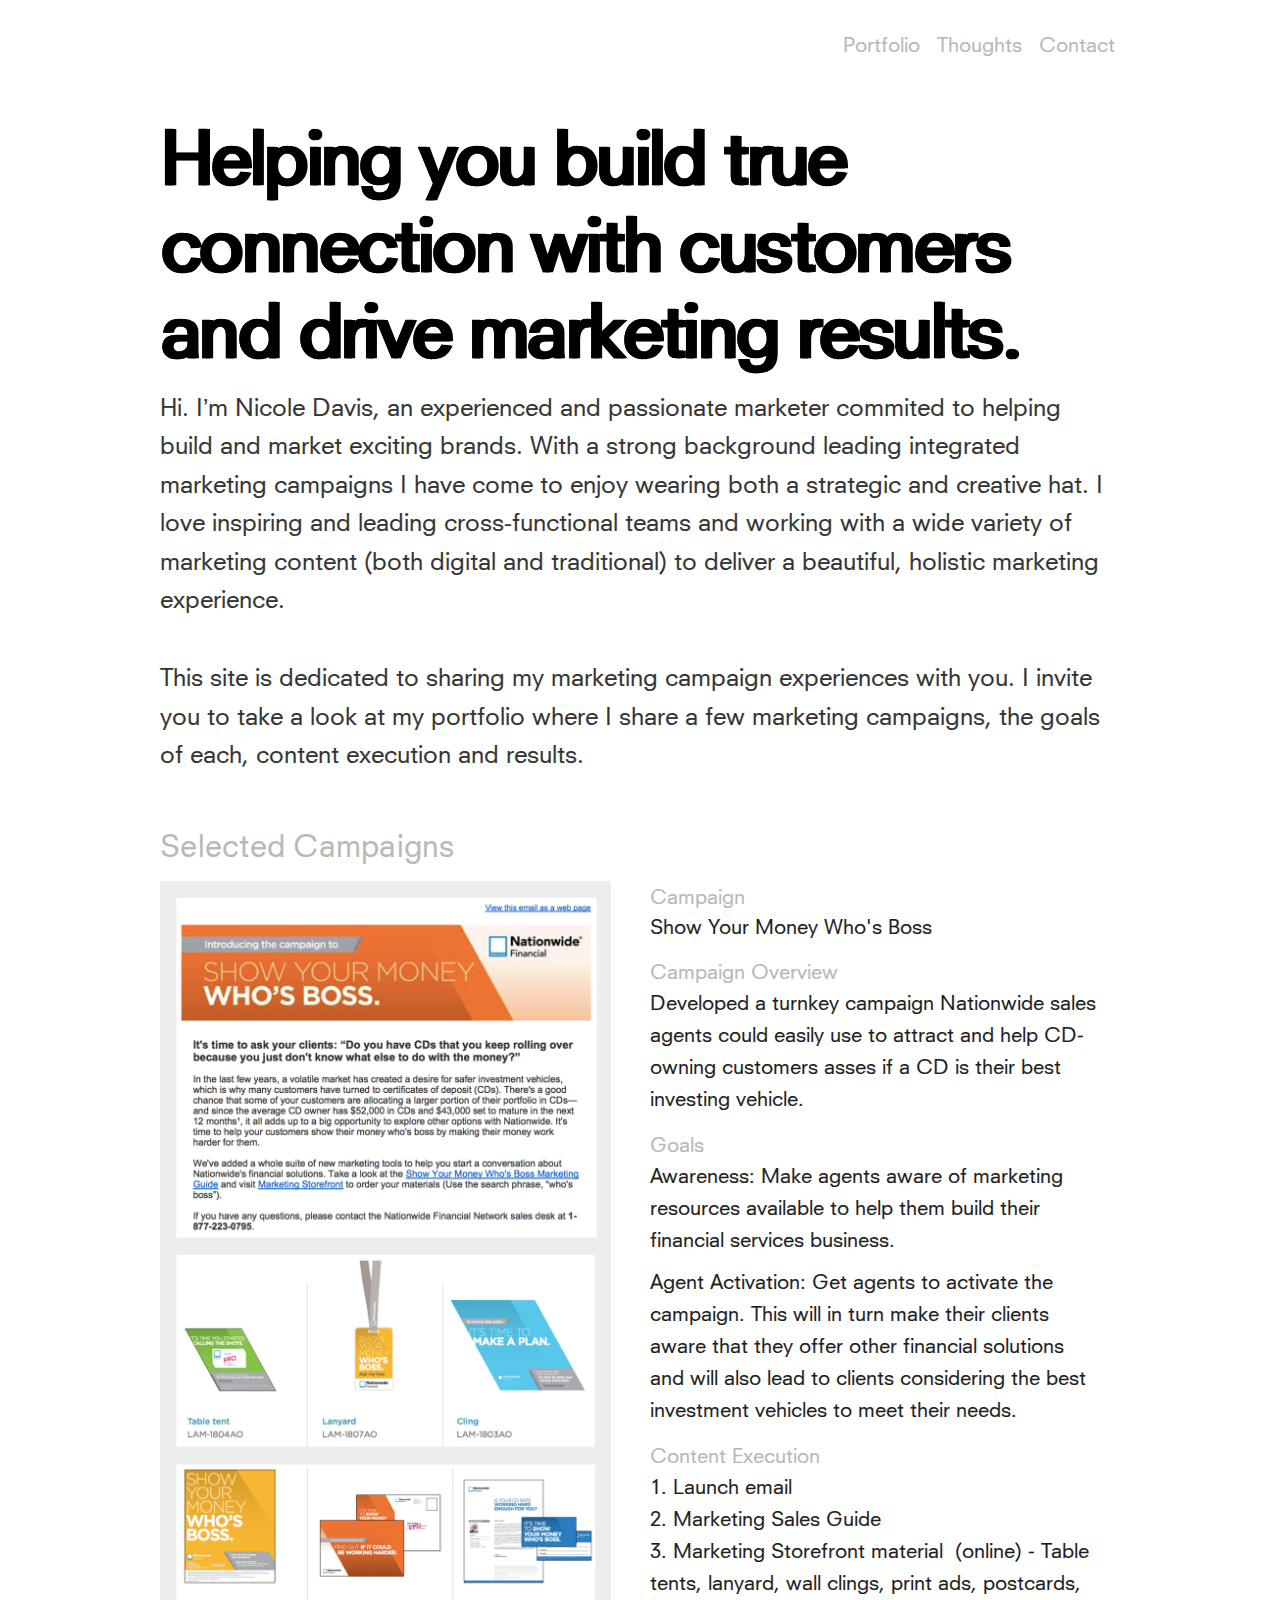
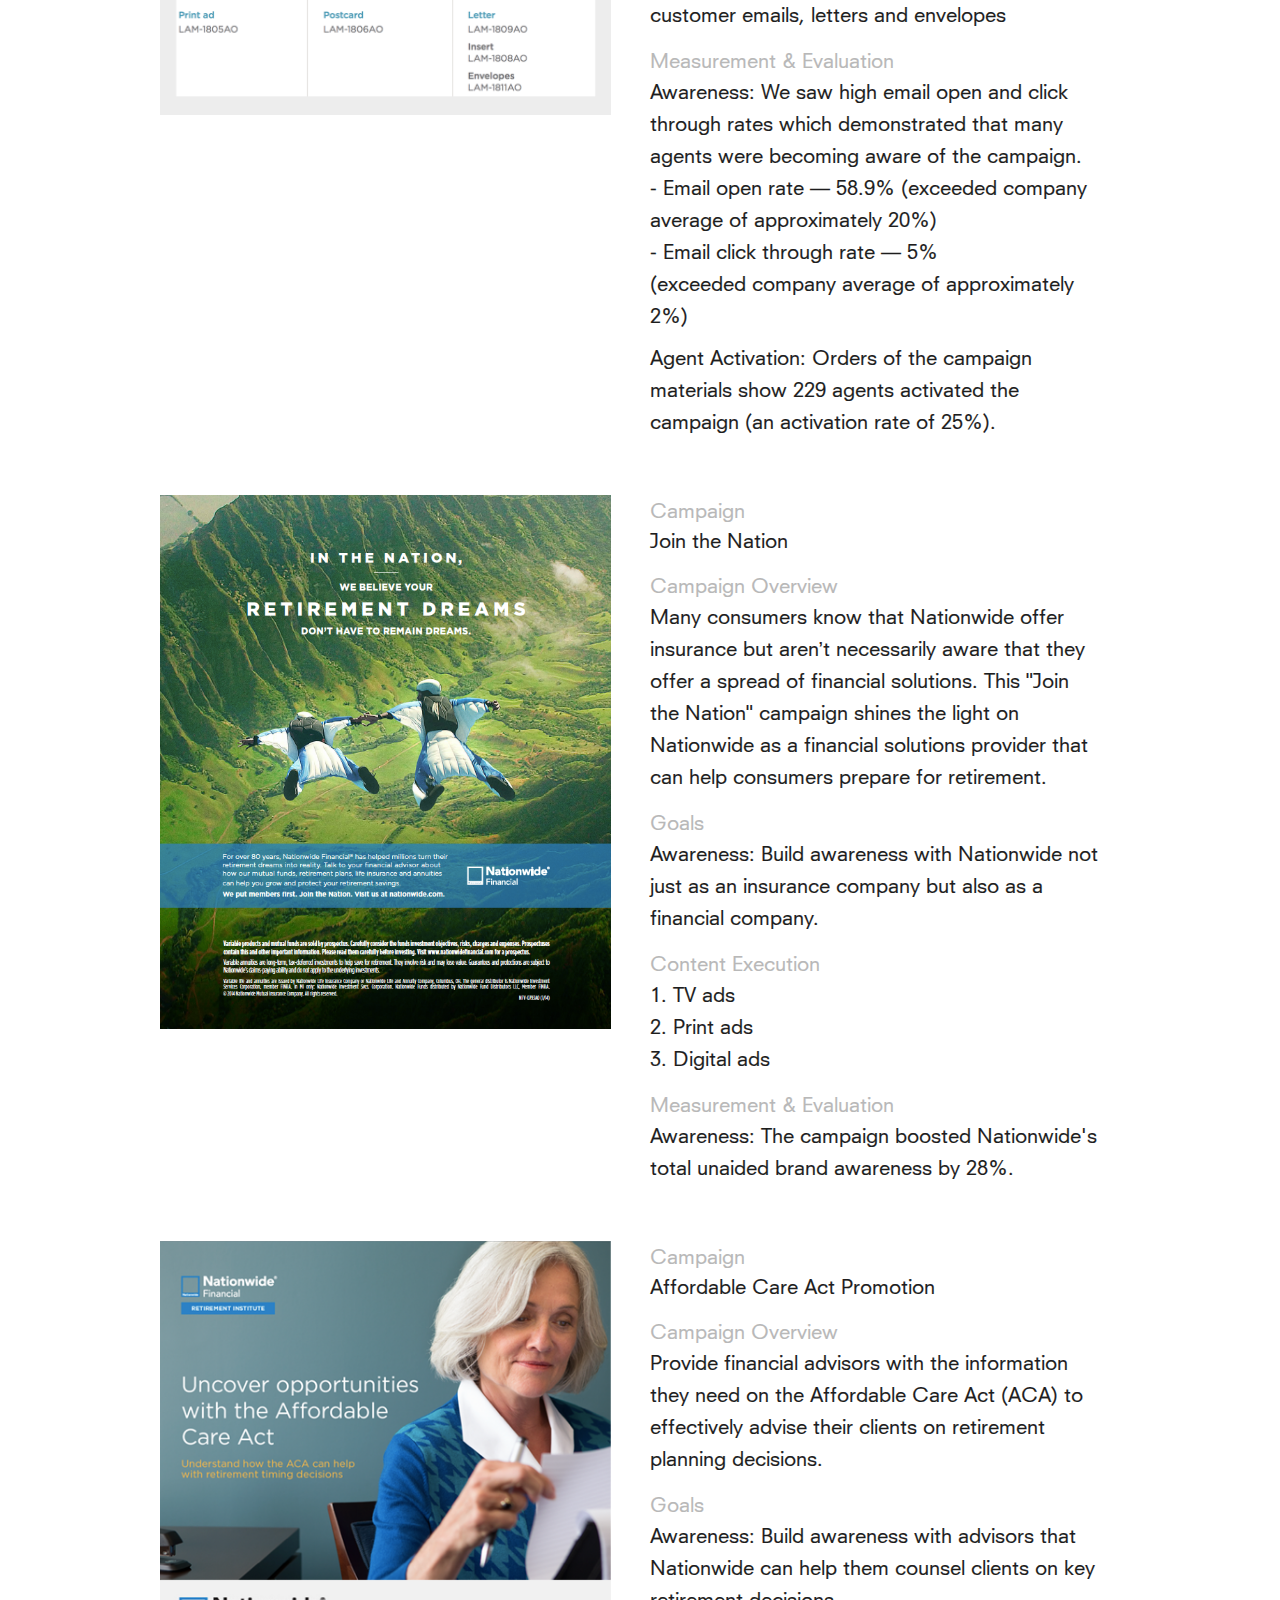
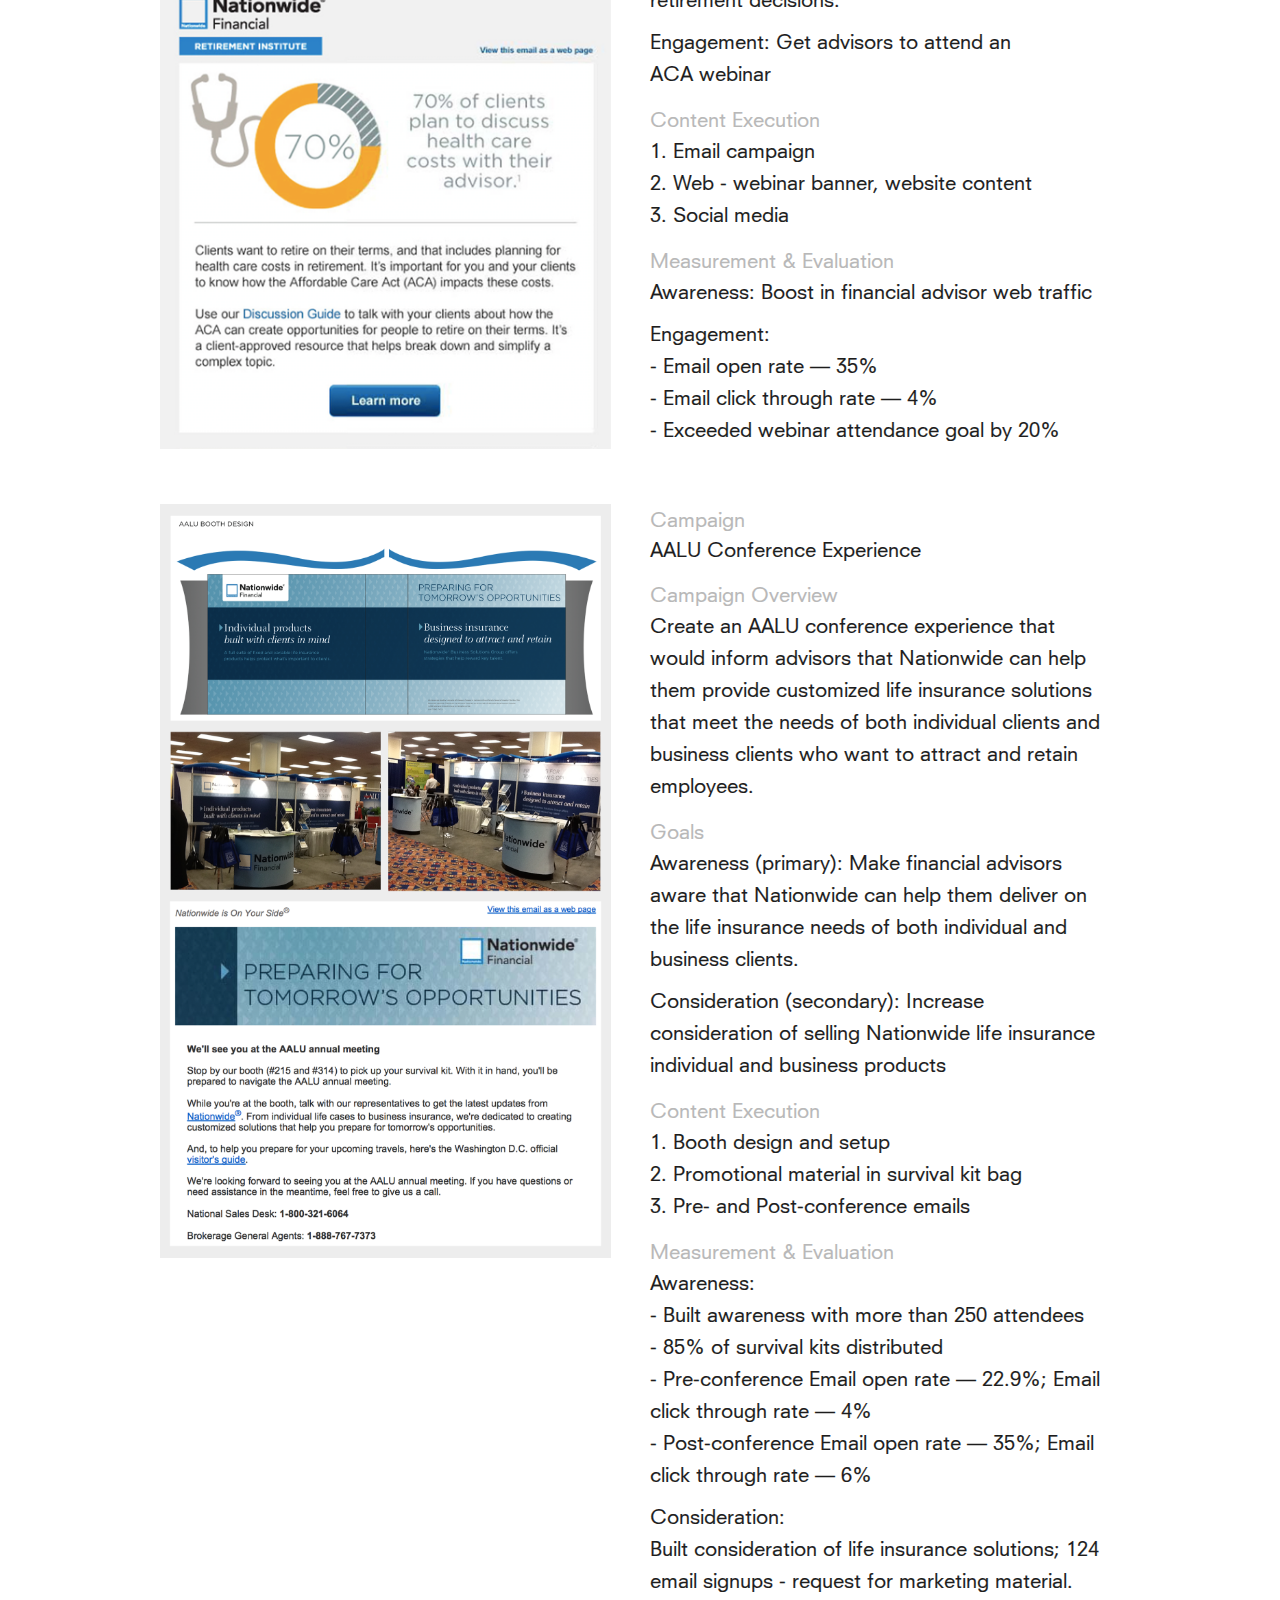
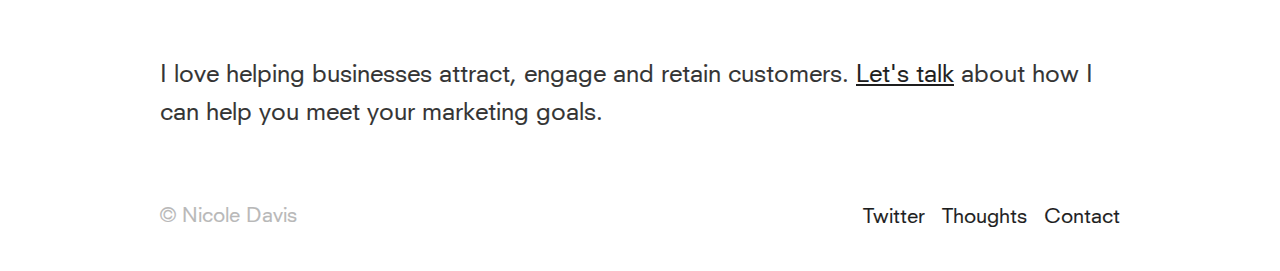
<file: index.html>
<!DOCTYPE html>
<html lang="en">
<head>
  <meta charset="utf-8">
  <title>Marketing Campaign Manager</title>
  <meta name="description" content="Marketing Campaign Manager">
  <meta name="author" content="Nicole Davis">

  <meta name="viewport" content="width=device-width, initial-scale=1">

  <link rel="stylesheet" href="css/normalize.css">
  <link rel="stylesheet" href="css/skeleton.css">
  <link rel="stylesheet" href="css/custom.css">

  <link rel="icon" type="image/png" href="images/favicon.png">
</head>
<body>
  <header>
    <div class="container">
      <div class="row">
        <div class="eleven column">
            <ul>
              <li><a href="#portfolio">Portfolio</a></li>
              <li><a href="https://medium.com/@nicolefdavis" target="_blank">Thoughts</a></li>
              <li><a href="mailto:nicolefthomas@gmail.com?subject=Hello Nicole">Contact</a></li>
            </ul>
        </div>
      </div>
    </div>
  </header>

  <section class="hero">
    <div class="container">
      <div class="row">
        <div class="eleven column">
            <h1>Helping you build true connection with customers and drive marketing results.</h1>

            <p>Hi. I’m Nicole Davis, an experienced and passionate marketer commited to helping build and market exciting brands. With a strong background leading integrated marketing campaigns I have come to enjoy wearing both a strategic and creative hat. I love inspiring and leading cross-functional teams and working with a wide variety of marketing content (both digital and traditional) to deliver a beautiful, holistic marketing experience.</p>

            <p>This site is dedicated to sharing my marketing campaign experiences with you. I invite you to take a look at my portfolio where I share a few marketing campaigns, the goals of each, content execution and results.</p>
        </div>
      </div>
    </div>
  </section>

  <section id="portfolio" class="projects categories">
    <div class="container">
      <div class="row">
        <h2>Selected Campaigns</h2>

        <ul>
          <li class="one-half column category" style="margin-left: 0;">
            <img class="u-max-full-width" src="images/campaign-show-your-money-whos-boss.png"/>
          </li>

          <li class="one-half column category">
            <span class="description">Campaign</span>
            <span class="entity">Show Your Money Who's Boss</span>

            <section class="campaign-description">
              <span class="description">Campaign Overview</span>
              <p>Developed a turnkey campaign Nationwide sales agents could easily use to attract and help CD-owning customers asses if a CD is their best investing vehicle.</p>
            </section>

            <section class="campaign-description">
              <span class="description">Goals</span>
              <p>Awareness: Make agents aware of marketing resources available to help them build their financial services business.</p>
              <p>Agent Activation: Get agents to activate the campaign. This will in turn make their clients aware that they offer other financial solutions and will also lead to clients considering the best investment vehicles to meet their needs.</p>
            </section>

            <section class="campaign-description">
              <span class="description">Content Execution</span>
              <p>1. Launch email 
                <br>2. Marketing Sales Guide
                <br>3. Marketing Storefront material  (online) - Table tents, lanyard, wall clings, print ads, postcards, customer emails, letters and envelopes
              </p>
            </section>

            <section class="campaign-description">
              <span class="description">Measurement & Evaluation</span>
              <p>Awareness: We saw high email open and click through rates which demonstrated that many agents were becoming aware of the campaign.
                 <br>- Email open rate — 58.9% (exceeded company average of approximately 20%)
                 <br>- Email click through rate — 5% (exceeded company average of approximately 2%)
              </p>
              <p>Agent Activation: Orders of the campaign materials show 229 agents activated the campaign (an activation rate of 25%).</p>
            </section>

          </li>

          <li class="one-half column category" style="margin-left: 0;">
            <img class="u-max-full-width" src="images/unlock-print.png"/>
          </li>

          <li class="one-half column category">
            <span class="description">Campaign</span>
            <span class="entity">Join the Nation</span>

            <section class="campaign-description">
              <span class="description">Campaign Overview</span>
              <p>Many consumers know that Nationwide offer insurance but aren’t necessarily aware that they offer a spread of financial solutions. This "Join the Nation" campaign shines the light on Nationwide as a financial solutions provider that can help consumers prepare for retirement.</p>
            </section>

            <section class="campaign-description">
              <span class="description">Goals</span>
              <p>Awareness: Build awareness with Nationwide not just as an insurance company but also as a financial company.</p>

            <section class="campaign-description">
              <span class="description">Content Execution</span>
              <p>1. TV ads
                <br>2. Print ads
                <br>3. Digital ads
            </section>

            <section class="campaign-description">
              <span class="description">Measurement & Evaluation</span>
              <p>Awareness: The campaign boosted Nationwide's total unaided brand awareness by 28%.</p>
            </section>
          </li>

          <li class="one-half column category" style="margin-left: 0;">
            <img class="u-max-full-width" src="images/campaign-affordable-care-act-promotion.png"/>
          </li>

          <li class="one-half column category">
            <span class="description">Campaign</span>
            <span class="entity">Affordable Care Act Promotion</span>

            <section class="campaign-description">
              <span class="description">Campaign Overview</span>
              <p>Provide financial advisors with the information they need on the Affordable Care Act (ACA) to effectively advise their clients on retirement planning decisions.</p>
            </section>

            <section class="campaign-description">
              <span class="description">Goals</span>
              <p>Awareness: Build awareness with advisors that Nationwide can help them counsel clients on key retirement decisions.</p>
              <p>Engagement: Get advisors to attend an ACA webinar</p>
            </section>

            <section class="campaign-description">
              <span class="description">Content Execution</span>
              <p>1. Email campaign 
                <br>2. Web - webinar banner, website content
                <br>3. Social media 
              </p>
            </section>

            <section class="campaign-description">
              <span class="description">Measurement & Evaluation</span>
              <p>Awareness: Boost in financial advisor web traffic</p>
              <p>Engagement: 
              <br>- Email open rate — 35% 
              <br>- Email click through rate — 4% 
              <br>- Exceeded webinar attendance goal by 20%</p>
            </section>
          </li>

          <li class="one-half column category" style="margin-left: 0;">
            <img class="u-max-full-width" src="images/booth-design-aalu-conference.png"/>
          </li>

          <li class="one-half column category">
            <span class="description">Campaign</span>
            <span class="entity">AALU Conference Experience</span>

            <section class="campaign-description">
              <span class="description">Campaign Overview</span>
              <p>Create an AALU conference experience that would inform advisors that Nationwide can help them provide customized life insurance solutions that meet the needs of both individual clients and business clients who want to attract and retain employees.</p>
            </section>

            <section class="campaign-description">
              <span class="description">Goals</span>
              <p>Awareness (primary): Make financial advisors aware that Nationwide can help them deliver on the life insurance needs of both individual and business clients.</p>
              <p>Consideration (secondary): Increase consideration of selling Nationwide life insurance individual and business products</p>
            </section>

            <section class="campaign-description">
              <span class="description">Content Execution</span>
              <p>1. Booth design and setup 
                <br>2. Promotional material in survival kit bag
                <br>3. Pre- and Post-conference emails
              </p>
            </section>

            <section class="campaign-description">
              <span class="description">Measurement & Evaluation</span>
              <p>Awareness:
               <br>- Built awareness with more than 250 attendees
               <br>- 85% of survival kits distributed
               <br>- Pre-conference Email open rate — 22.9%;  Email click through rate — 4%
               <br>- Post-conference Email open rate — 35%;  Email click through rate — 6%
              </p>
              <p>Consideration:  
               <br>Built consideration of life insurance solutions; 124 email signups - request for marketing material.
              </p>
            </section>
          </li>
        </ul>
      </div>
    </div>
  </section>

  <section class="expertise">
    <div class="container">

      <div class="row">
        <div class="eleven column">
          <p>I love helping businesses attract, engage and retain customers.
          <a href="mailto:nicolefthomas@gmail.com?subject=Hello Nicole">Let's talk</a> about how I can help you meet your marketing goals.</p>
        </div>
      </div>
    </div>
  </section>

  <footer>
    <div class="container">
      <div class="row">
        <div class="eleven column">
          <ul class="social">
            <li><a href="https://twitter.com/nicolefdavis" target="_blank">Twitter</a></li>
            <li><a href="https://medium.com/@nicolefdavis" target="_blank">Thoughts</a></li>
            <li><a href="mailto:nicolefthomas@gmail.com?subject=Hello Nicole">Contact</a></li>

            <li class="copyright">© Nicole Davis</li>
          </ul>
        </div>
      </div>
    </div>
  </footer>

</body>
</html>
</file>
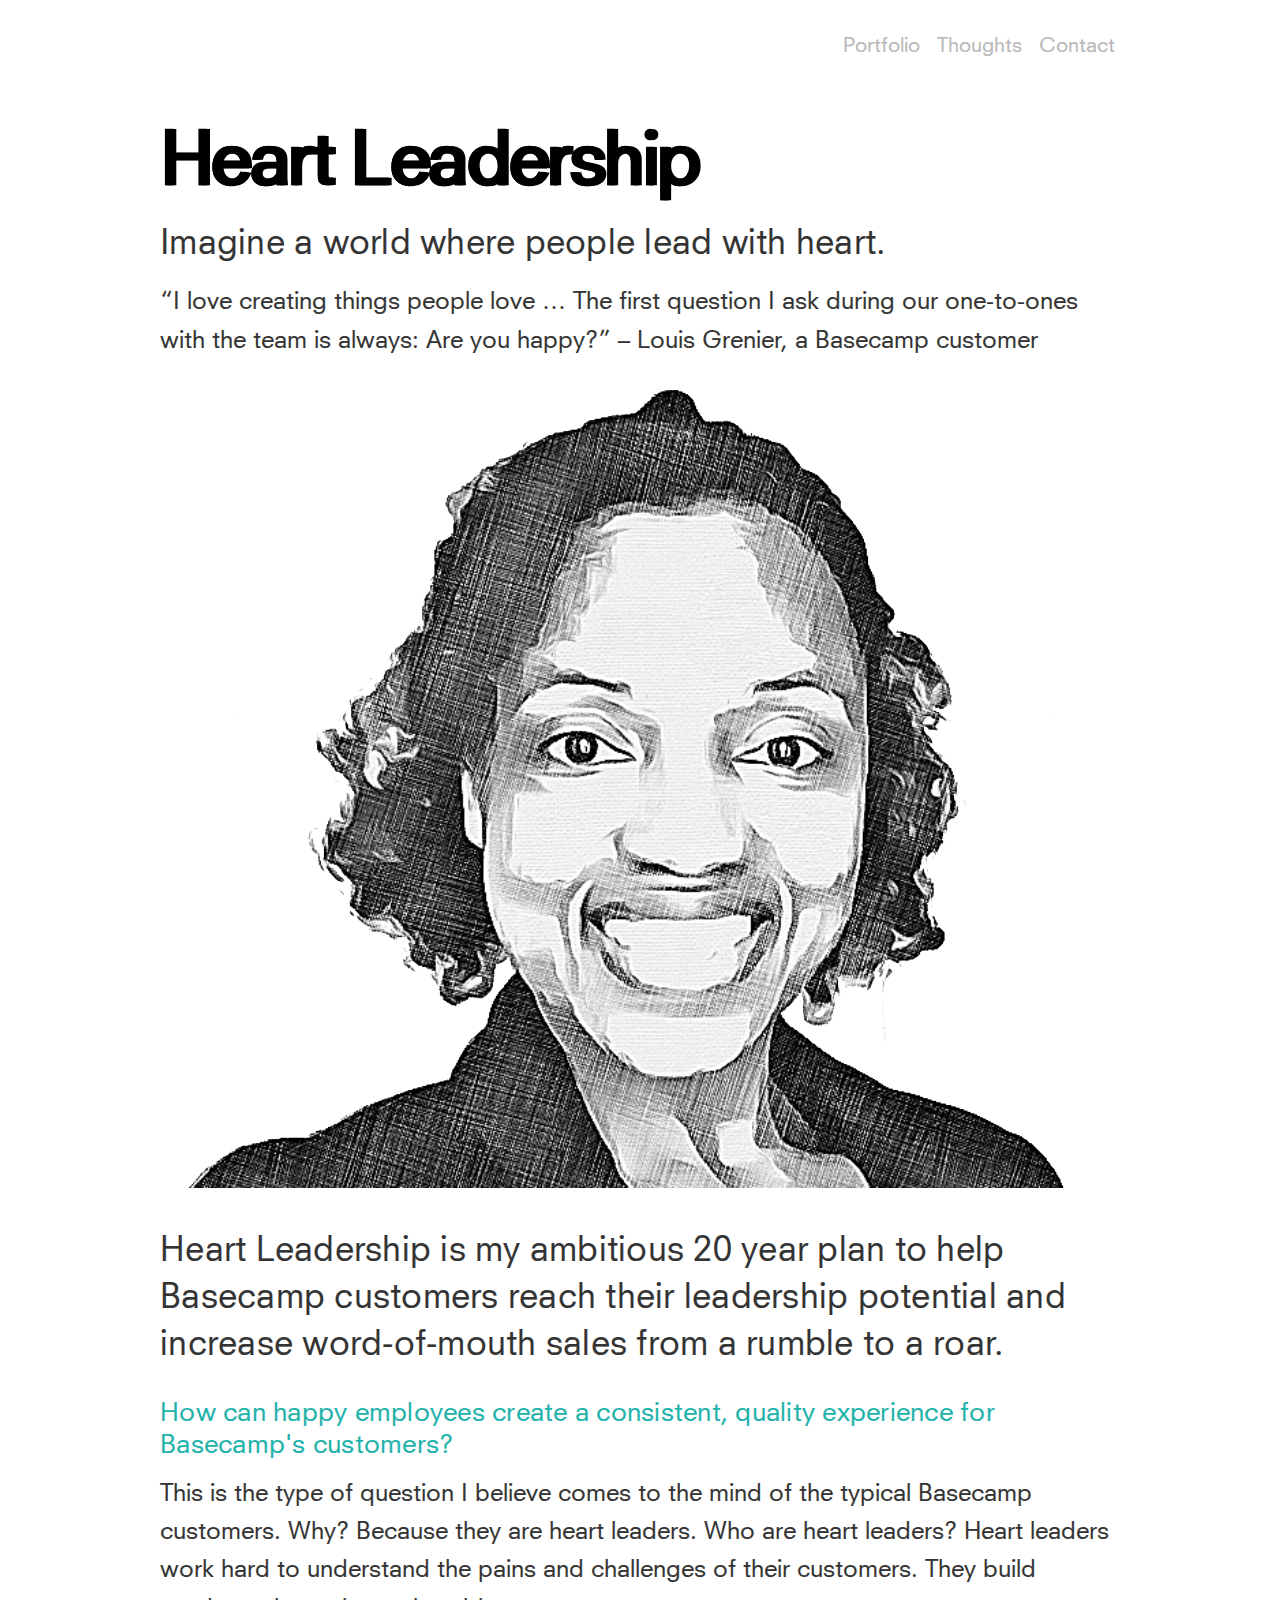
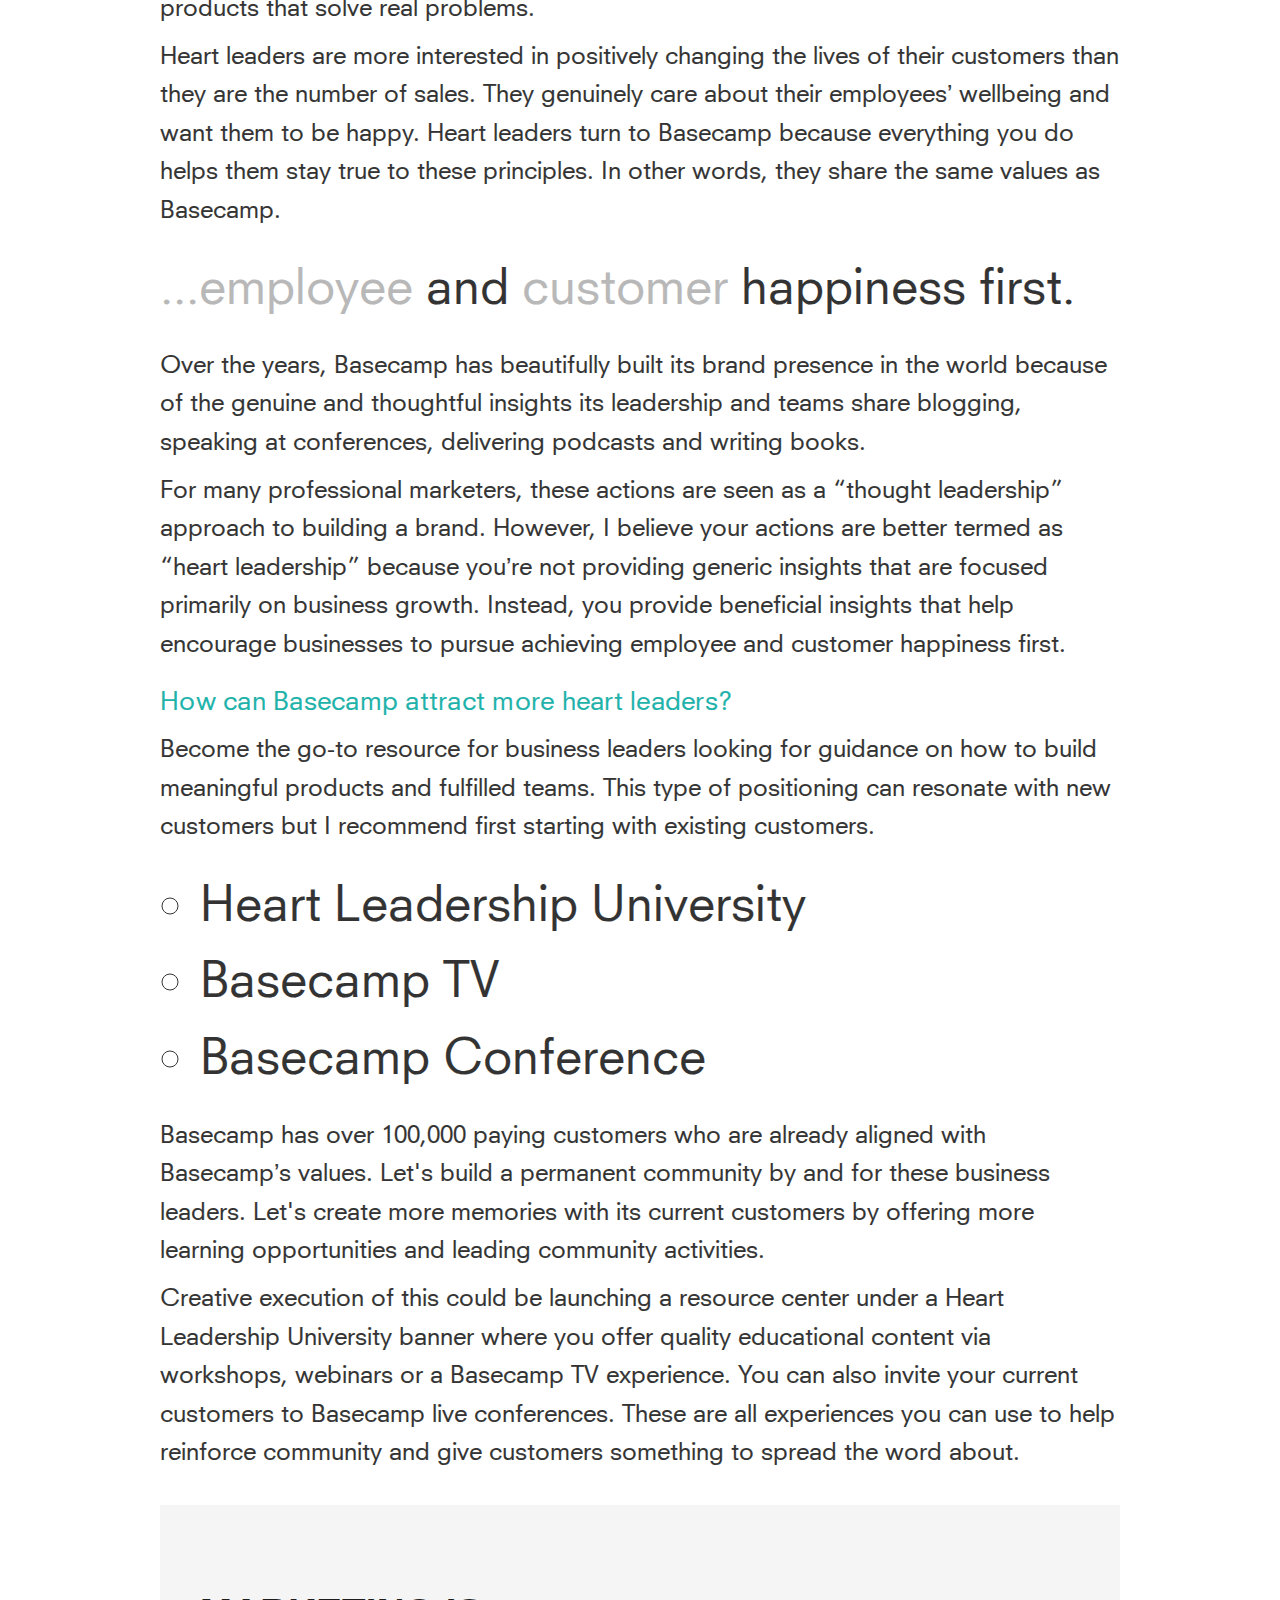
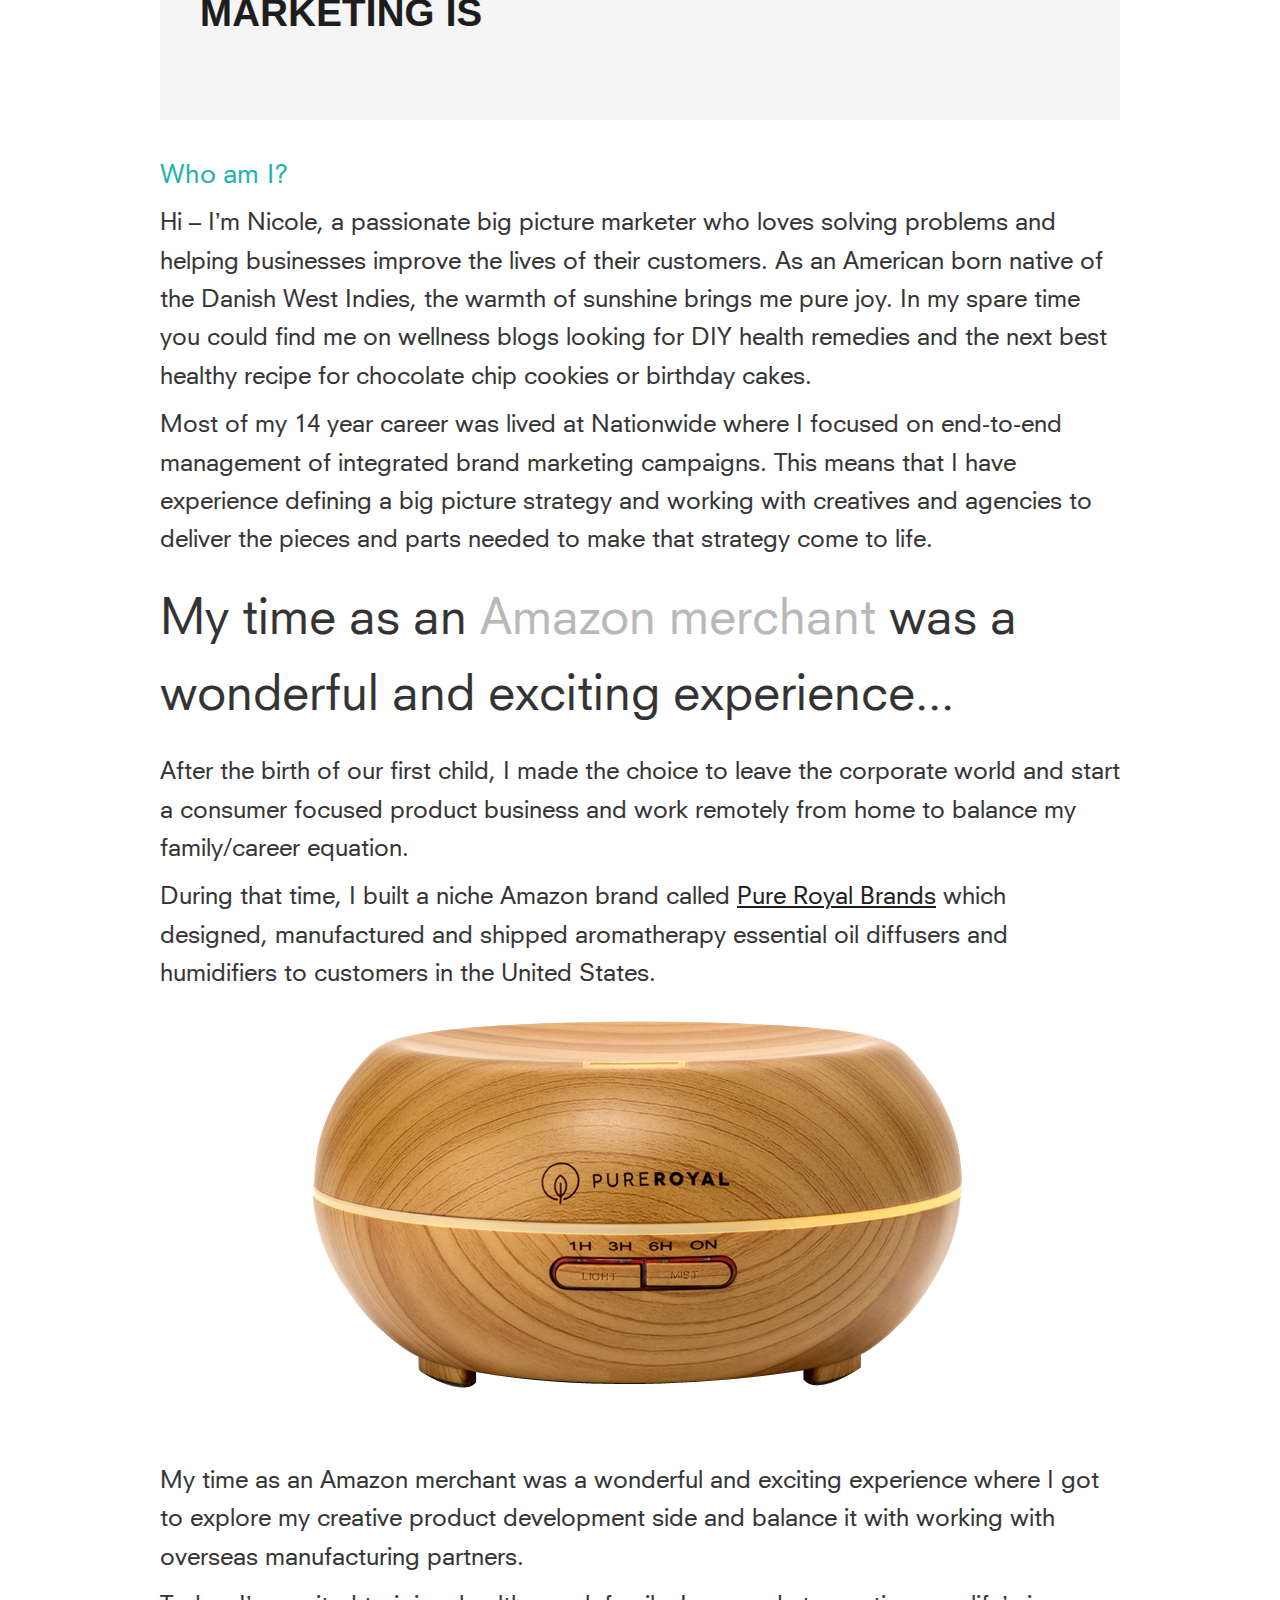
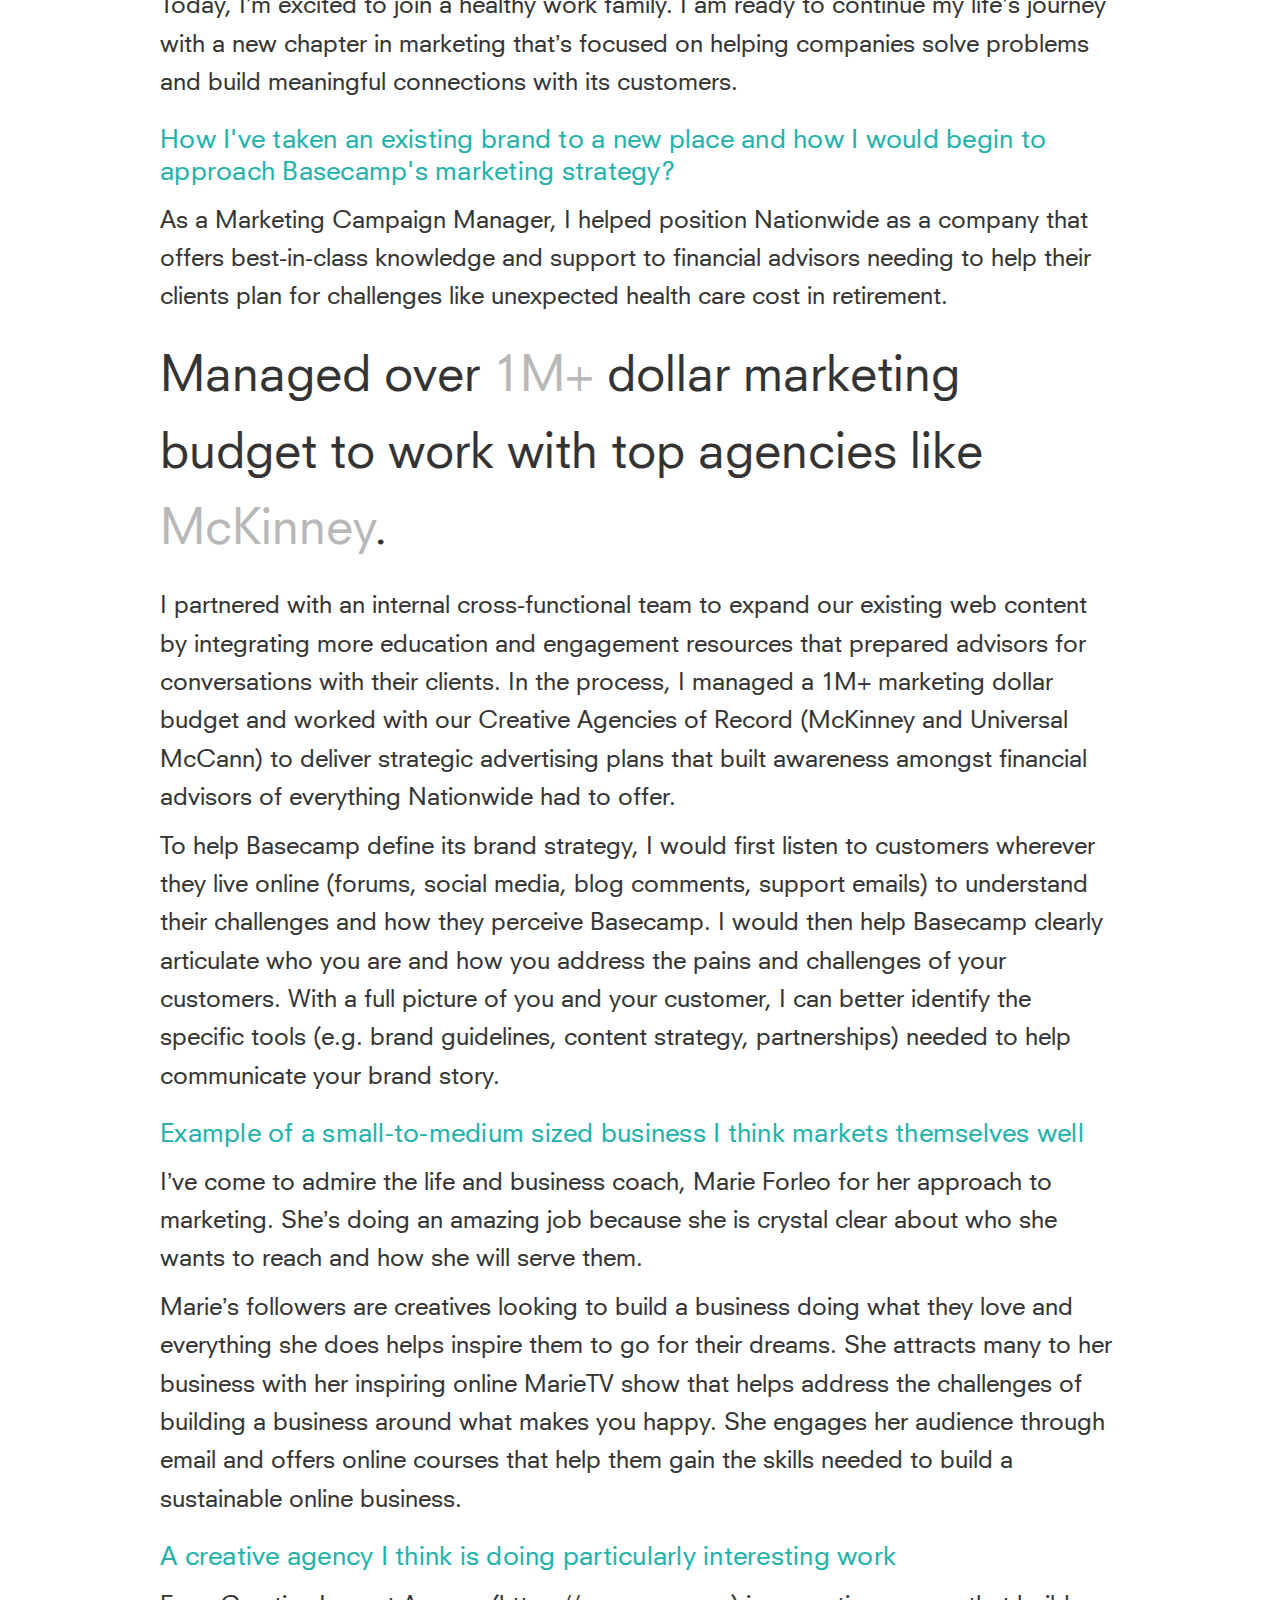
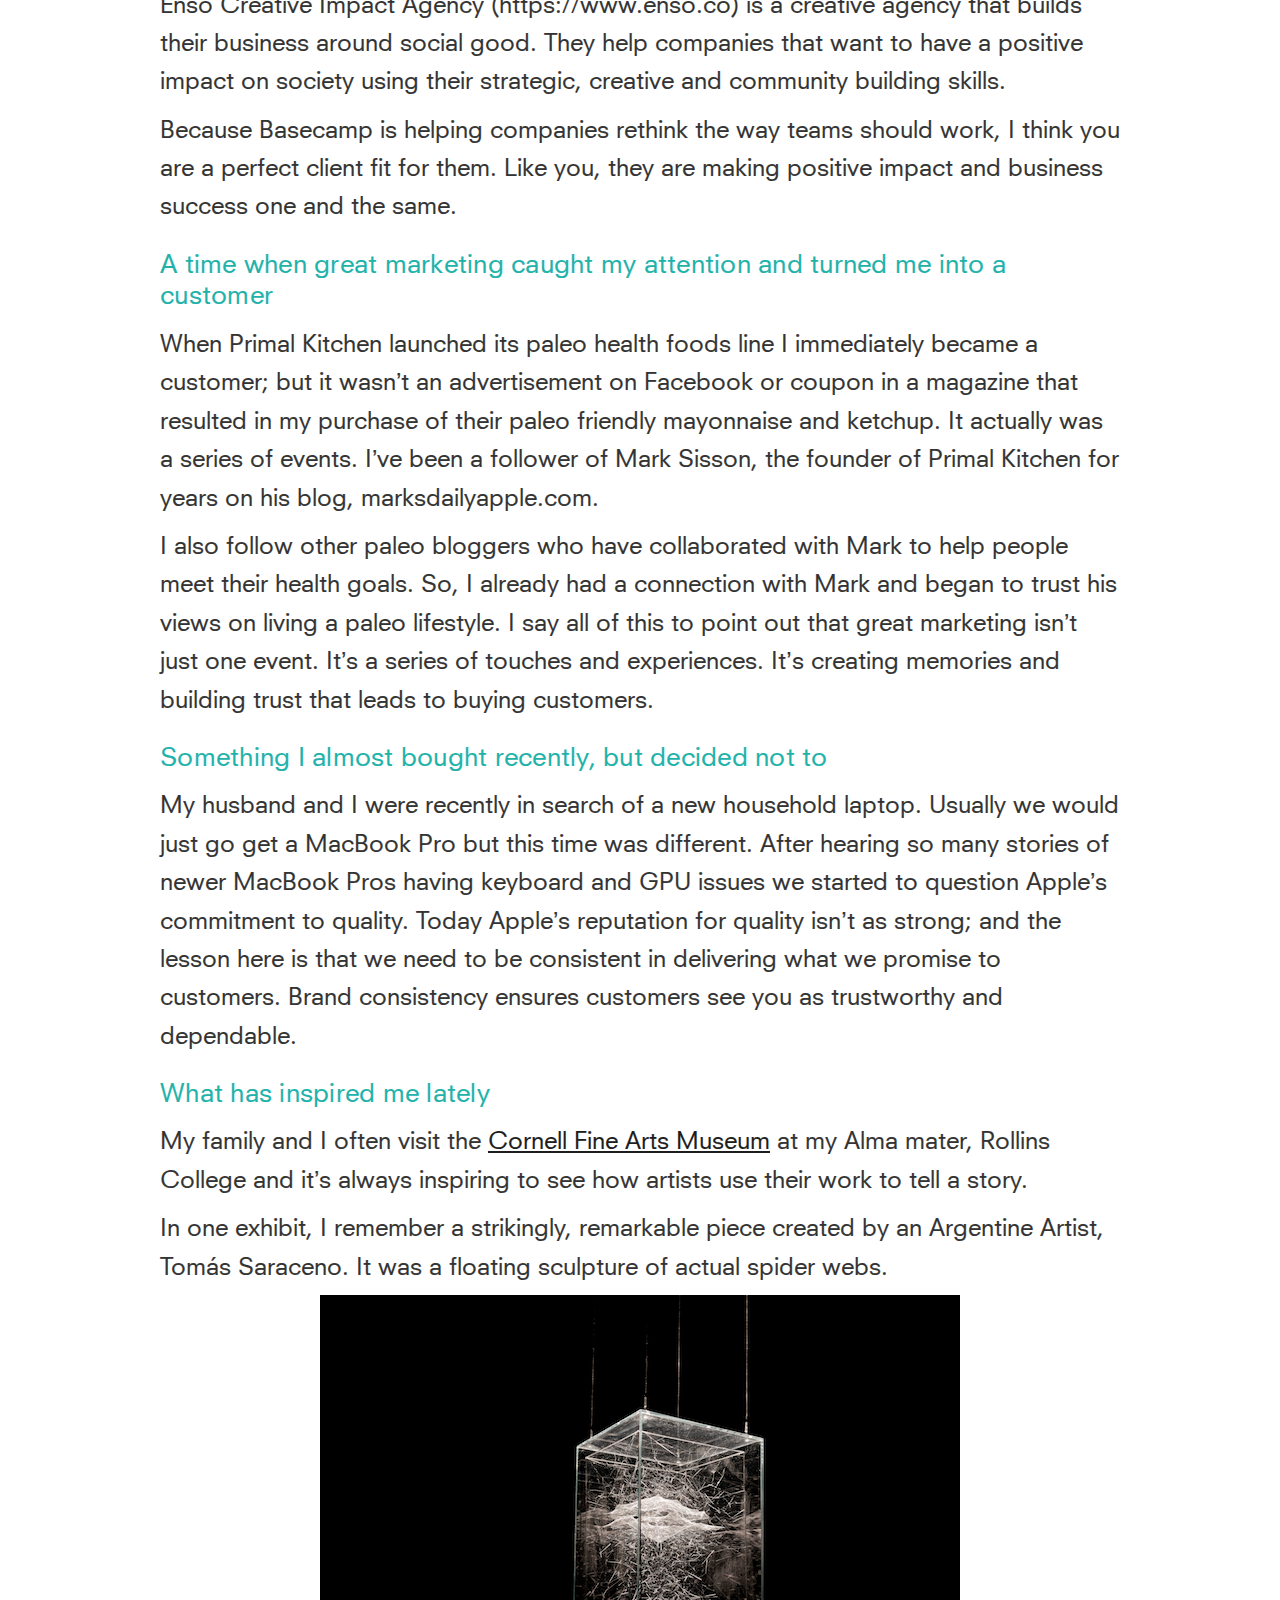
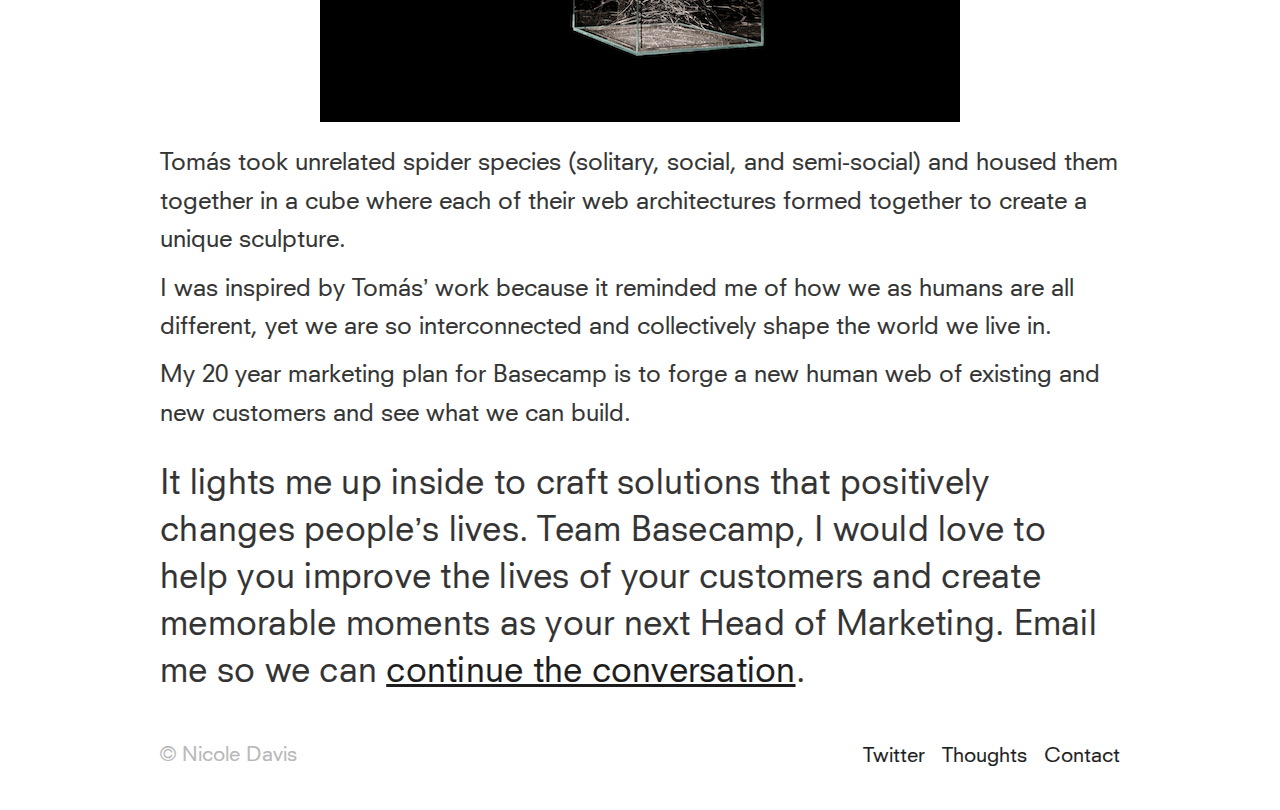
<file: basecamp/index.html>
<!DOCTYPE html>
<html lang="en">
<head>
  <meta charset="utf-8">
  <title>Head of Marketing</title>
  <meta name="description" content="Head of Marketing">
  <meta name="author" content="Nicole Davis">

  <meta name="viewport" content="width=device-width, initial-scale=1">

  <link rel="stylesheet" href="../css/normalize.css">
  <link rel="stylesheet" href="../css/skeleton.css">
  <link rel="stylesheet" href="../css/custom.css">
  <link rel="stylesheet" href="../css/basecamp.css">

  <link rel="icon" type="image/png" href="../images/favicon.png">
</head>
<body>
  <header>
    <div class="container">
      <div class="row">
        <div class="eleven column">
            <ul>
              <li><a href="#">Portfolio</a></li>
              <li><a href="https://medium.com/@nicolefdavis" target="_blank">Thoughts</a></li>
              <li><a href="mailto:nicolefthomas@gmail.com?subject=Hello Nicole">Contact</a></li>
            </ul>
        </div>
      </div>
    </div>
  </header>

  <section class="hero">
    <div class="container">
      <div class="row">
        <div class="eleven column">
          <h1>Heart Leadership</h1>
          <h2>Imagine a world where people lead with heart. </h2>
          <p>“I love creating things people love … The first question I ask during our one-to-ones with the team is always: Are you happy?” – Louis Grenier, a Basecamp customer</p>
        </div>
      </div>

      <div class="row">
        <div class="eleven column">
          <p>
            <img class="u-max-full-width" src="../images/XtWDGL6TN.png" alt="Hero photo"/>
          </p>
        </div>
      </div>
    </div>
  </section>

  <section class="hero">
    <div class="container">
      <div class="row">
        <div class="eleven column">
          <h2>Heart Leadership is my ambitious 20 year plan to help Basecamp customers reach their leadership potential and increase word-of-mouth sales from a rumble to a roar.</h2>
        </div>
      </div>
    </div>
  </section>

  <section class="expertise">
    <div class="container">
      <div class="row">
        <div class="eleven column">
          <h2>How can happy employees create a consistent, quality experience for Basecamp's customers? </h2>

          <p>This is the type of question I believe comes to the mind of the typical Basecamp customers. Why? Because they are heart leaders. Who are heart leaders? Heart leaders work hard to understand the pains and challenges of their customers. They build products that solve real problems. </p>

          <p>Heart leaders are more interested in positively changing the lives of their customers than they are the number of sales. They genuinely care about their employees’ wellbeing and want them to be happy. Heart leaders turn to Basecamp because everything you do helps them stay true to these principles. In other words, they share the same values as Basecamp.</p>

          <div class="blockquote">
            <span>...employee</span> and <span>customer</span> happiness first.
          </div>

          <p> Over the years, Basecamp has beautifully built its brand presence in the world because of the genuine and thoughtful insights its leadership and teams share blogging, speaking at conferences, delivering podcasts and writing books. </p>

          <p>For many professional marketers, these actions are seen as a “thought leadership” approach to building a brand. However, I believe your actions are better termed as “heart leadership” because you’re not providing generic insights that are focused primarily on business growth. Instead, you provide beneficial insights that help encourage businesses to pursue achieving employee and customer happiness first.</p>
        </div>
      </div>

      <div class="row">
        <div class="eleven column">
          <h2>How can Basecamp attract more heart leaders? </h2>
          <p>Become the go-to resource for business leaders looking for guidance on how to build meaningful products and fulfilled teams. This type of positioning can resonate with new customers but I recommend first starting with existing customers.</p>
          <!-- <div class="metric">
            <div class="statistic">85%</div>
            <div class="description">New customers are <em>from word-of-mouth. (Source: Alignable survey)</em></div>
          </div> -->
          <div class="blockquote">
            <ul>
              <li>Heart Leadership University</li>
              <li>Basecamp TV</li>
              <li>Basecamp Conference</li>
            </ul>
          </div>

          <p>Basecamp has over 100,000 paying customers who are already aligned with Basecamp’s values. Let's build a permanent community by and for these business leaders. Let's create more memories with its current customers by offering more learning opportunities and leading community activities.</p>

          <p>Creative execution of this could be launching a resource center under a Heart Leadership University banner where you offer quality educational content via workshops, webinars or a Basecamp TV experience. You can also invite your current customers to Basecamp live conferences. These are all experiences you can use to help reinforce community and give customers something to spread the word about.</p>
      </div>

      <div class="row">
        <div class="eleven column billboard">
          <p>
            <h2 class="sentence">MARKETING IS
              <div class="fadeIn">
                <span><em>CREATING MEMORIES.</em></span>
                <span><em>BUILDING COMMUNITY.</em></span>
                <span><em>TEACHING PEOPLE.</em></span>
                <span><em>POSITIVE IMPACT.</em></span>
              </div>
            </h2>
          </p>
        </div>
      </div>

      <div class="row">
        <div class="eleven column">
          <h2>Who am I?</h2>

          <p>Hi – I’m Nicole, a passionate big picture marketer who loves solving problems and helping businesses improve the lives of their customers. As an American  born native of the Danish West Indies, the warmth of sunshine brings me pure joy. In my spare time you could find me on wellness blogs looking for DIY health remedies and the next best healthy recipe for chocolate chip cookies or birthday cakes. </p>

          <p>Most of my 14 year career was lived at Nationwide where I focused on end-to-end management of integrated brand marketing campaigns. This means that I have experience defining a big picture strategy and working with creatives and agencies to deliver the pieces and parts needed to make that strategy come to life. </p>

          <div class="blockquote">
            My time as an <span>Amazon merchant</span> was a wonderful and exciting experience...
          </div>

          <p>After the birth of our first child, I made the choice to leave the corporate world and start a consumer focused product business and work remotely from home to balance my family/career equation.</p>

          <p>During that time, I built a niche Amazon brand called <a href="https://pureroyalbrands.com/" target="_blank">Pure Royal Brands</a> which designed, manufactured and shipped aromatherapy essential oil diffusers and humidifiers to customers in the United States.</p>

          <p style="text-align: center;"><img class="u-max-full-width" src="../images/01.png" alt="essential oil diffuser"/></p>

          <p>My time as an Amazon merchant was a wonderful and exciting experience where I got to explore my creative product development side and balance it with working with overseas manufacturing partners.</p>

          <p>Today, I’m excited to join a healthy work family. I am ready to continue my life’s journey with a new chapter in marketing that’s focused on helping companies solve problems and build meaningful connections with its customers.</p>
        </div>
      </div>

      <div class="row">
        <div class="eleven column">
          <h2>How I've taken an existing brand to a new place and how I would begin to approach Basecamp's marketing strategy?</h2>

          <p>As a Marketing Campaign Manager, I helped position Nationwide as a company that offers best-in-class knowledge and support to financial advisors needing to help their clients plan for challenges like unexpected health care cost in retirement. </p>

          <div class="blockquote">
            Managed over <span>1M+</span> dollar marketing budget to work with top agencies like <span>McKinney</span>.
          </div>

          <p>I partnered with an internal cross-functional team to expand our existing web content by integrating more education and engagement resources that prepared advisors for conversations with their clients. In the process, I managed a 1M+ marketing dollar budget and worked with our Creative Agencies of Record (McKinney and Universal McCann) to deliver strategic advertising plans that built awareness amongst financial advisors of everything Nationwide had to offer. </p>

          <p>To help Basecamp define its brand strategy, I would first listen to customers wherever they live online (forums, social media, blog comments, support emails) to understand their challenges and how they perceive Basecamp. I would then help Basecamp clearly articulate who you are and how you address the pains and challenges of your customers. With a full picture of you and your customer, I can better identify the specific tools (e.g. brand guidelines, content strategy, partnerships) needed to help communicate your brand story.</p>
        </div>
      </div>

      <div class="row">
        <div class="eleven column">
          <h2>Example of a small-to-medium sized business I think markets themselves well </h2>

          <p>I’ve come to admire the life and business coach, Marie Forleo for her approach to marketing. She’s doing an amazing job because she is crystal clear about who she wants to reach and how she will serve them.</p>

          <p>Marie’s followers are creatives looking to build a business doing what they love and everything she does helps inspire them to go for their dreams. She attracts many to her business with her inspiring online MarieTV show that helps address the challenges of building a business around what makes you happy. She engages her audience through email and offers online courses that help them gain the skills needed to build a sustainable online business.</p>
        </div>
      </div>

      <div class="row">
        <div class="eleven column">
          <h2>A creative agency I think is doing particularly interesting work</h2>
          <p>Enso Creative Impact Agency (https://www.enso.co) is a creative agency that builds their business around social good. They help companies that want to have a positive impact on society using their strategic, creative and community building skills. </p>
          <p>Because Basecamp is helping companies rethink the way teams should work, I think you are a perfect client fit for them. Like you, they are making positive impact and business success one and the same. </p>
        </div>
      </div>


    <div class="row">
      <div class="eleven column">
        <h2>A time when great marketing caught my attention and turned me into a customer</h2>
        <p>When Primal Kitchen launched its paleo health foods line I immediately became a customer; but it wasn’t an advertisement on Facebook or coupon in a magazine that resulted in my purchase of their paleo friendly mayonnaise and ketchup. It actually was a series of events. I’ve been a follower of Mark Sisson, the founder of Primal Kitchen for years on his blog, marksdailyapple.com. </p>

        <p>I also follow other paleo bloggers who have collaborated with Mark to help people meet their health goals. So, I already had a connection with Mark and began to trust his views on living a paleo lifestyle. I say all of this to point out that great marketing isn’t just one event. It’s a series of touches and experiences. It’s creating memories and building trust that leads to buying customers. </p>
      </div>
    </div>

    <div class="row">
      <div class="eleven column">
        <h2>Something I almost bought recently, but decided not to</h2>
        <p>My husband and I were recently in search of a new household laptop. Usually we would just go get a MacBook Pro but this time was different. After hearing so many stories of newer MacBook Pros having keyboard and GPU issues we started to question Apple’s commitment to quality. Today Apple’s reputation for quality isn’t as strong; and the lesson here is that we need to be consistent in delivering what we promise to customers. Brand consistency ensures customers see you as trustworthy and dependable. </p>
      </div>
    </div>

    <div class="row">
      <div class="eleven column">
        <h2>What has inspired me lately </h2>
        <p>My family and I often visit the <a href="https://www.rollins.edu/cornell-fine-arts-museum/" target="_blank">Cornell Fine Arts Museum</a> at my Alma mater, Rollins College and it’s always inspiring to see how artists use their work to tell a story. </p>

        <p>In one exhibit, I remember a strikingly, remarkable piece created by an Argentine Artist, Tomás Saraceno. It was a floating sculpture of actual spider webs.</p>

        <p style="text-align: center;"><img class="u-max-full-width" src="../images/03.jpg" alt="We are all connected in the web of humanity."/></p>

        <p>Tomás took unrelated spider species (solitary, social, and semi-social) and housed them together in a cube where each of their web architectures formed together to create a unique sculpture. </p>

        <p>I was inspired by Tomás’ work because it reminded me of how we as humans are all different, yet we are so interconnected and collectively shape the world we live in.</p>

        <p>My 20 year marketing plan for Basecamp is to forge a new human web of existing and new customers and see what we can build.</p>
      </div>
    </div>
  </section>

  <section class="hero">
    <div class="container">
      <div class="row">
        <div class="eleven column">
          <h2>It lights me up inside to craft solutions that positively changes people’s lives. Team Basecamp, I would love to help you improve the lives of your customers and create memorable moments as your next Head of Marketing. Email me so we can <a href="mailto:nicolefthomas@gmail.com?subject=Hello Nicole">continue the conversation</a>.</h2>
        </div>
      </div>
    </div>
  </section>


  <footer>
    <div class="container">
      <div class="row">
        <div class="eleven column">
          <ul class="social">
            <li><a href="https://twitter.com/nicolefdavis" target="_blank">Twitter</a></li>
            <li><a href="https://medium.com/@nicolefdavis" target="_blank">Thoughts</a></li>
            <li><a href="mailto:nicolefthomas@gmail.com?subject=Hello Nicole">Contact</a></li>

            <li class="copyright">© Nicole Davis</li>
          </ul>
        </div>
      </div>
    </div>
  </footer>

</body>
</html>
</file>
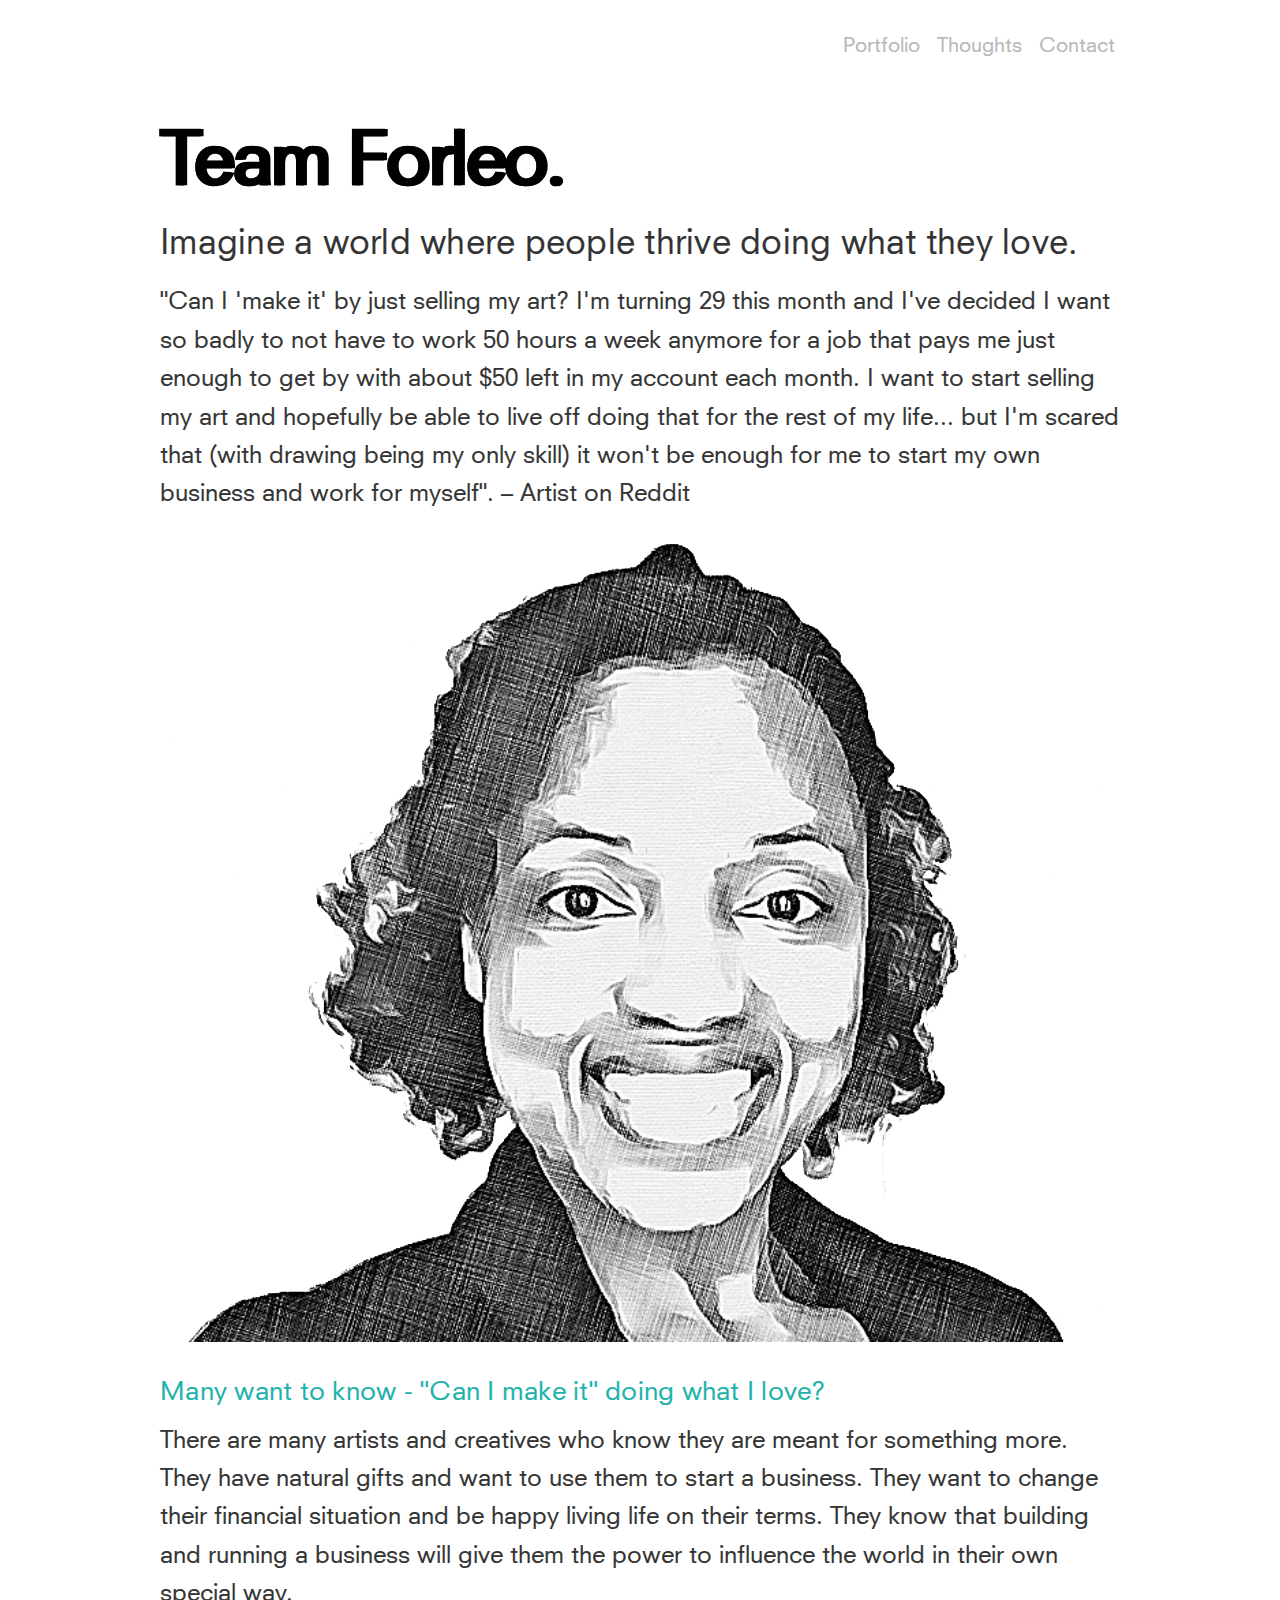
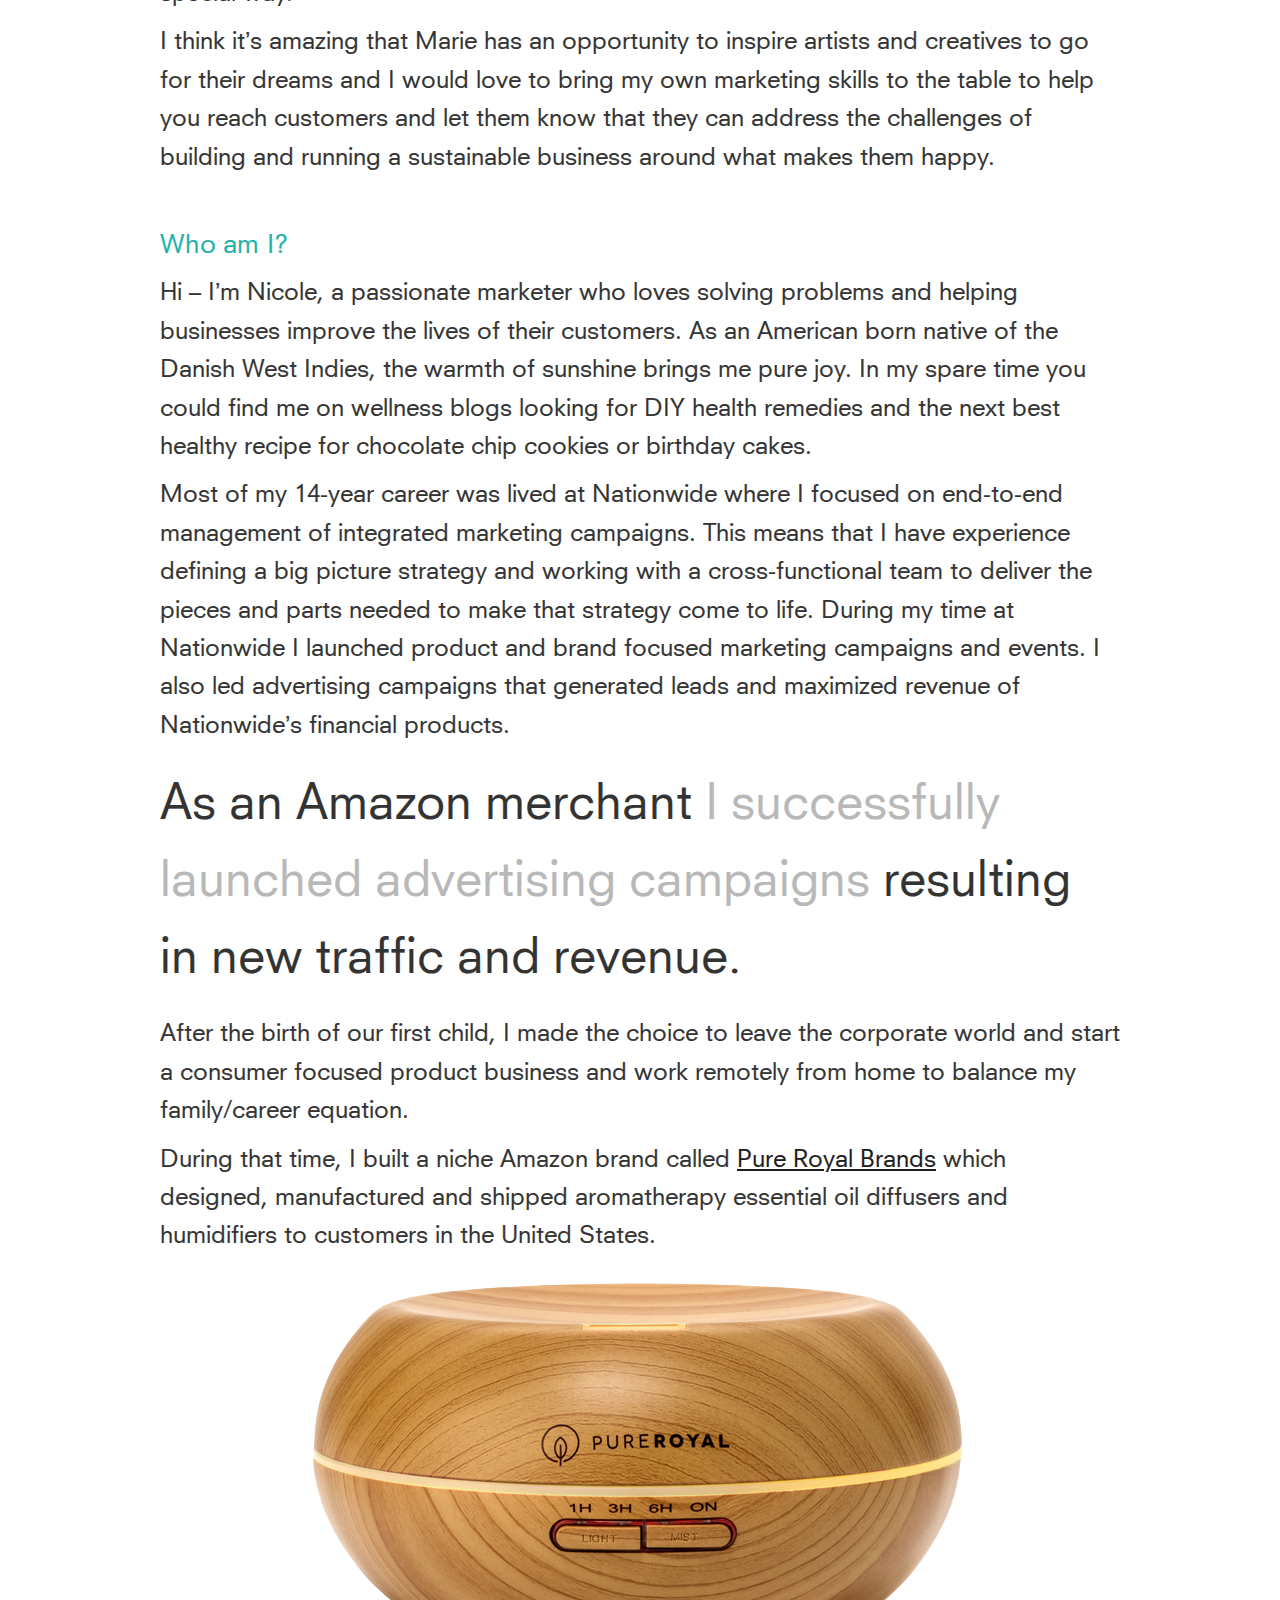
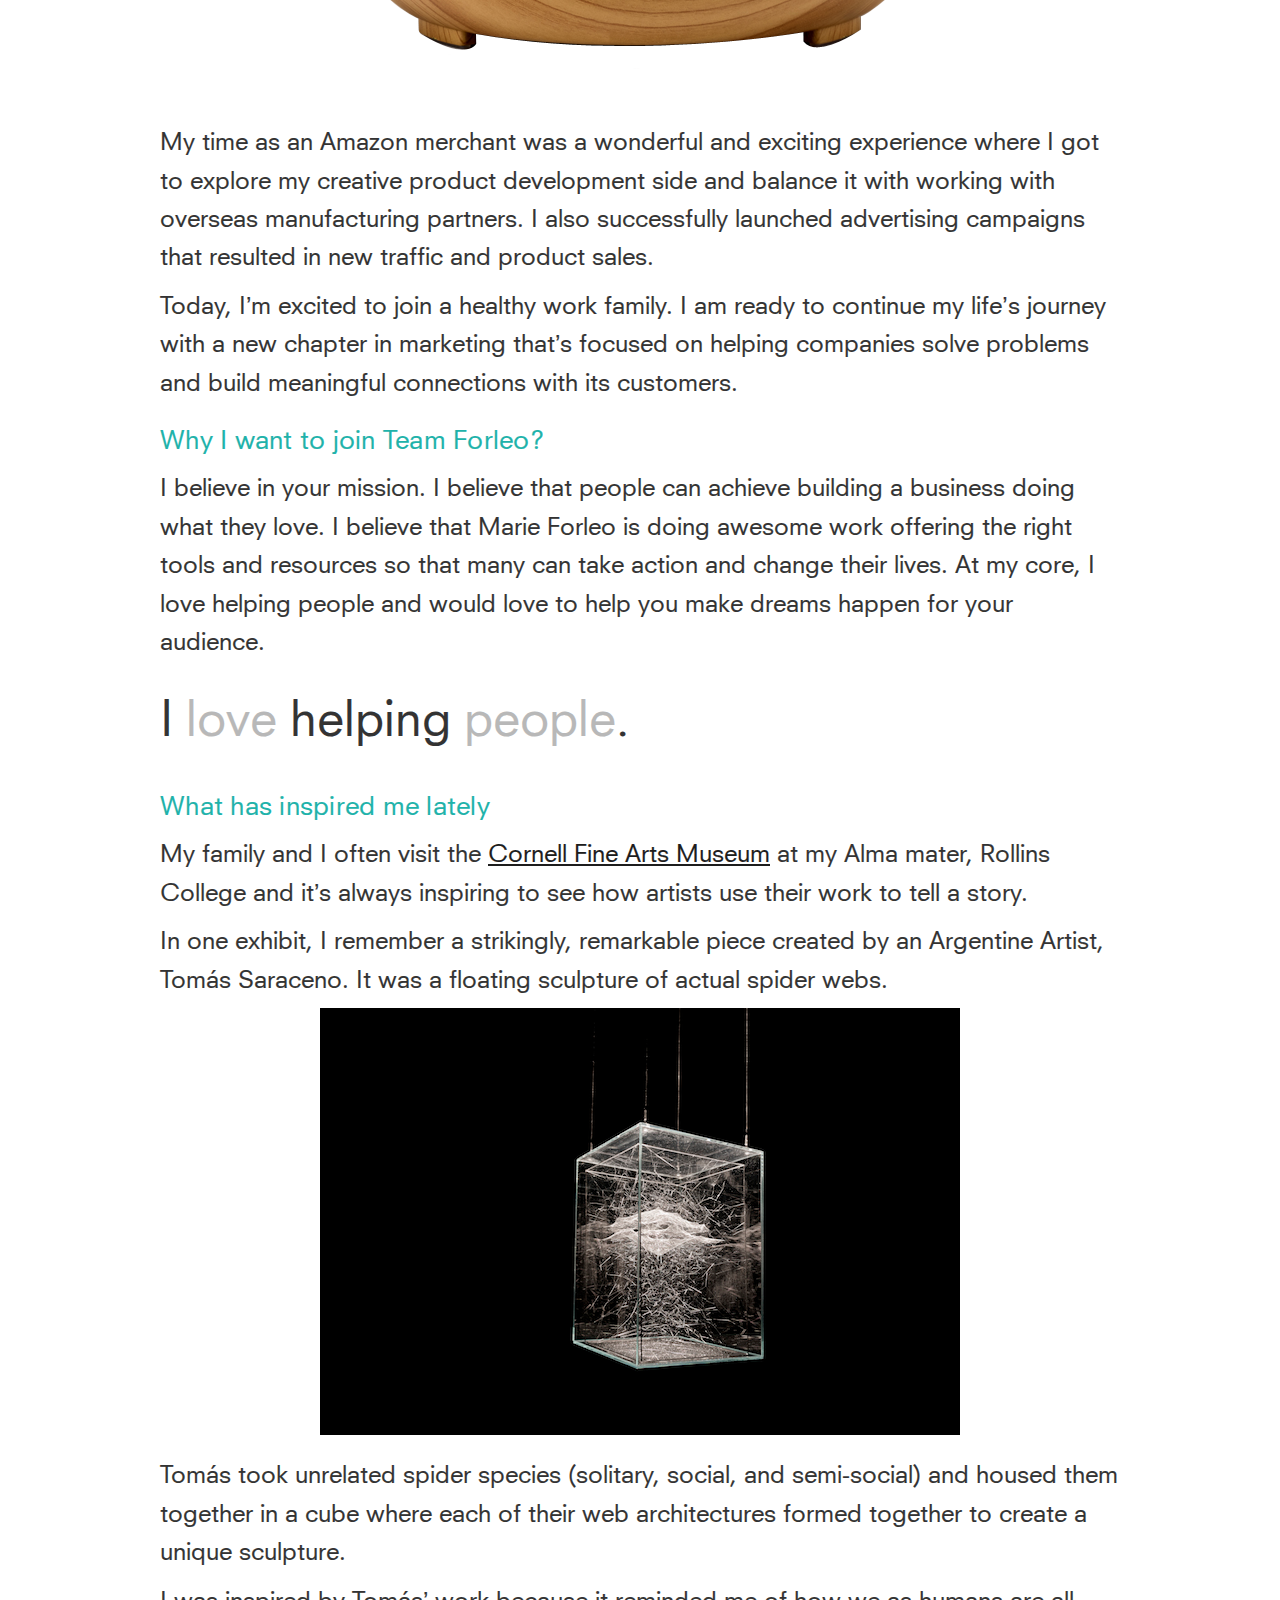
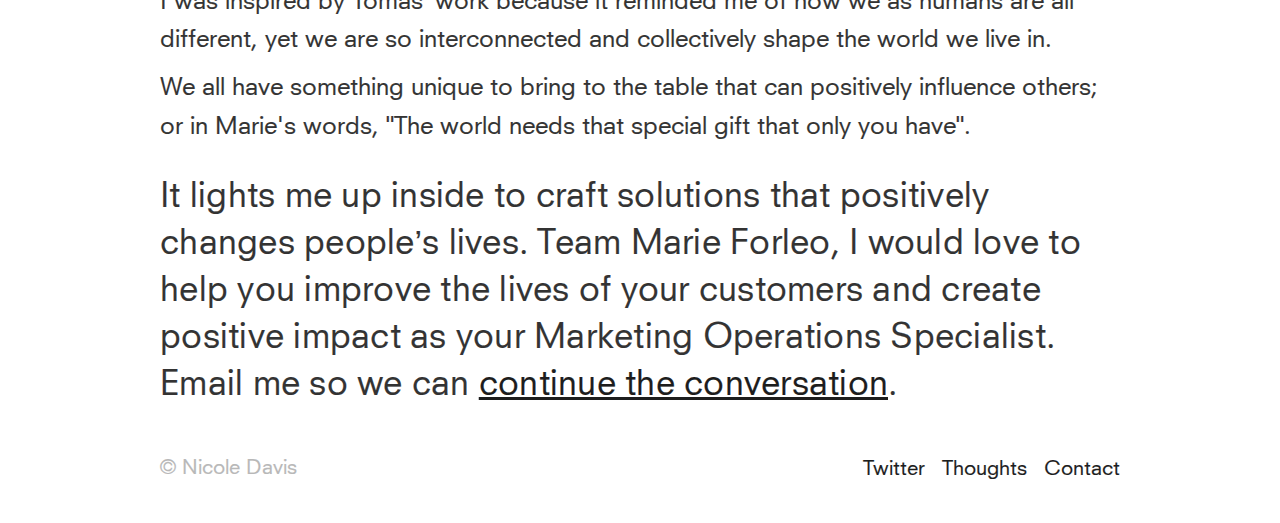
<file: marie-forleo/index.html>
<!DOCTYPE html>
<html lang="en">
<head>
  <meta charset="utf-8">
  <title>Marketing Operations Specialist</title>
  <meta name="description" content="Head of Marketing">
  <meta name="author" content="Nicole Davis">

  <meta name="viewport" content="width=device-width, initial-scale=1">

  <link rel="stylesheet" href="../css/normalize.css">
  <link rel="stylesheet" href="../css/skeleton.css">
  <link rel="stylesheet" href="../css/custom.css">
  <link rel="stylesheet" href="../css/basecamp.css">

  <link rel="icon" type="image/png" href="../images/favicon.png">
</head>
<body>
  <header>
    <div class="container">
      <div class="row">
        <div class="eleven column">
            <ul>
              <li><a href="#">Portfolio</a></li>
              <li><a href="https://medium.com/@nicolefdavis" target="_blank">Thoughts</a></li>
              <li><a href="mailto:nicolefthomas@gmail.com?subject=Hello Nicole">Contact</a></li>
            </ul>
        </div>
      </div>
    </div>
  </header>

  <section class="hero">
    <div class="container">
      <div class="row">
        <div class="eleven column">
          <h1>Team Forleo.</h1>
          <h2>Imagine a world where people thrive doing what they love. </h2>
          <p>"Can I 'make it' by just selling my art? I'm turning 29 this month and I've decided I want so badly to not have to work 50 hours a week anymore for a job that pays me just enough to get by with about $50 left in my account each month.
             I want to start selling my art and hopefully be able to live off doing that for the rest of my life... but I'm scared that (with drawing being my only skill) it won't be enough for me to start my own business and work for myself". – Artist on Reddit </p>
        </div>
      </div>

      <div class="row">
        <div class="eleven column">
          <p>
            <img class="u-max-full-width" src="../images/XtWDGL6TN.png" alt="Hero photo"/>
          </p>
        </div>
      </div>
    </div>
  </section>

  <section class="hero">
    <div class="container">
      <div class="row">
        <div class="eleven column">
          <!--<h2></h2>-->
        </div>
      </div>
    </div>
  </section>

  <section class="expertise">
    <div class="container">
      <div class="row">
        <div class="eleven column">
          <h2>Many want to know - "Can I make it" doing what I love? </h2>

          <p>There are many artists and creatives who know they are meant for something more. They have natural gifts and want to use them to start a business. They want to change their financial situation and be happy living life on their terms. They know that building and running a business will give them the power to influence the world in their own special way.</p>

          <p>I think it’s amazing that Marie has an opportunity to inspire artists and creatives to go for their dreams and I would love to bring my own marketing skills to the table to help you reach customers and let them know that they can address the challenges of building and running a sustainable business around what makes them happy.</p>

          <div class="blockquote">
            <!--<span>...employee</span> and <span>customer</span> happiness first.-->
          </div>

          <!--<p> Over the years, Basecamp has beautifully built its brand presence in the world because of the genuine and thoughtful insights its leadership and teams share blogging, speaking at conferences, delivering podcasts and writing books. </p>-->

        </div>
      </div>

      <div class="row">
        <div class="eleven column">
          <h2></h2>
          <p></p>
          <!-- <div class="metric">
            <div class="statistic">85%</div>
            <div class="description">New customers are <em>from word-of-mouth. (Source: Alignable survey)</em></div>
          </div> -->
          <div class="blockquote">
            <!--<ul>
              <li>Heart Leadership University</li>
              <li>Basecamp TV</li>
              <li>Basecamp Conference</li>
            </ul>
          </div>

          <p>Basecamp has over 100,000 paying customers who are already aligned with Basecamp’s values. Let's build a permanent community by and for these business leaders. Let's create more memories with its current customers by offering more learning opportunities and leading community activities.</p>

          <p>Creative execution of this could be launching a resource center under a Heart Leadership University banner where you offer quality educational content via workshops, webinars or a Basecamp TV experience. You can also invite your current customers to Basecamp live conferences. These are all experiences you can use to help reinforce community and give customers something to spread the word about.</p>
      </div>

      <div class="row">
        <div class="eleven column billboard">
          <p>
            <h2 class="sentence">MARKETING IS
              <div class="fadeIn">
                <span><em>CREATING MEMORIES.</em></span>
                <span><em>BUILDING COMMUNITY.</em></span>
                <span><em>TEACHING PEOPLE.</em></span>
                <span><em>POSITIVE IMPACT.</em></span>-->
              </div>
            </h2>
          </p>
        </div>
      </div>

      <div class="row">
        <div class="eleven column">
          <h2>Who am I?</h2>

          <p>Hi – I’m Nicole, a passionate marketer who loves solving problems and helping businesses improve the lives of their customers. As an American born native of the Danish West Indies, the warmth of sunshine brings me pure joy. In my spare time you could find me on wellness blogs looking for DIY health remedies and the next best healthy recipe for chocolate chip cookies or birthday cakes.</p>

          <p>Most of my 14-year career was lived at Nationwide where I focused on end-to-end management of integrated marketing campaigns. This means that I have experience defining a big picture strategy and working with a cross-functional team to deliver the pieces and parts needed to make that strategy come to life. During my time at Nationwide I launched product and brand focused marketing campaigns and events. I also led advertising campaigns that generated leads and maximized revenue of Nationwide’s financial products. </p>


          <div class="blockquote">
          As an Amazon merchant <span>I successfully launched advertising campaigns</span> resulting in new traffic and revenue.
          </div>

          <p>After the birth of our first child, I made the choice to leave the corporate world and start a consumer focused product business and work remotely from home to balance my family/career equation.</p>

          <p>During that time, I built a niche Amazon brand called <a href="https://pureroyalbrands.com/" target="_blank">Pure Royal Brands</a> which designed, manufactured and shipped aromatherapy essential oil diffusers and humidifiers to customers in the United States.</p>

          <p style="text-align: center;"><img class="u-max-full-width" src="../images/01.png" alt="essential oil diffuser"/></p>

          <p>My time as an Amazon merchant was a wonderful and exciting experience where I got to explore my creative product development side and balance it with working with overseas manufacturing partners. I also successfully launched advertising campaigns that resulted in new traffic and product sales. </p>

          <p>Today, I’m excited to join a healthy work family. I am ready to continue my life’s journey with a new chapter in marketing that’s focused on helping companies solve problems and build meaningful connections with its customers.</p>
        </div>
      </div>

      <div class="row">
        <div class="eleven column">
          <h2>Why I want to join Team Forleo?</h2>

          <p>I believe in your mission. I believe that people can achieve building a business doing what they love. I believe that Marie Forleo is doing awesome work offering the right tools and resources so that many can take action and change their lives. At my core, I love helping people and would love to help you make dreams happen for your audience. </p>

          <div class="blockquote">
          I  <span>love</span> helping <span>people</span>.
          </div>

        <!--  <p>I partnered with an internal cross-functional team to expand our existing web content by integrating more education and engagement resources that prepared advisors for conversations with their clients. In the process, I managed a 1M+ marketing dollar budget and worked with our Creative Agencies of Record (McKinney and Universal McCann) to deliver strategic advertising plans that built awareness amongst financial advisors of everything Nationwide had to offer. </p>

          <p>To help Basecamp define its brand strategy, I would first listen to customers wherever they live online (forums, social media, blog comments, support emails) to understand their challenges and how they perceive Basecamp. I would then help Basecamp clearly articulate who you are and how you address the pains and challenges of your customers. With a full picture of you and your customer, I can better identify the specific tools (e.g. brand guidelines, content strategy, partnerships) needed to help communicate your brand story.</p>-->
        </div>
      </div>

      <div class="row">
        <div class="eleven column">
          <!--<h2>Example of a small-to-medium sized business I think markets themselves well </h2>

          <p>I’ve come to admire the life and business coach, Marie Forleo for her approach to marketing. She’s doing an amazing job because she is crystal clear about who she wants to reach and how she will serve them.</p>

          <p>Marie’s followers are creatives looking to build a business doing what they love and everything she does helps inspire them to go for their dreams. She attracts many to her business with her inspiring online MarieTV show that helps address the challenges of building a business around what makes you happy. She engages her audience through email and offers online courses that help them gain the skills needed to build a sustainable online business.</p>-->
        </div>
      </div>

      <div class="row">
        <div class="eleven column">
          <!--<h2>A creative agency I think is doing particularly interesting work</h2>
          <p>Enso Creative Impact Agency (https://www.enso.co) is a creative agency that builds their business around social good. They help companies that want to have a positive impact on society using their strategic, creative and community building skills. </p>
          <p>Because Basecamp is helping companies rethink the way teams should work, I think you are a perfect client fit for them. Like you, they are making positive impact and business success one and the same. </p>-->
        </div>
      </div>


    <div class="row">
      <div class="eleven column">
        <!--<h2>A time when great marketing caught my attention and turned me into a customer</h2>
        <p>When Primal Kitchen launched its paleo health foods line I immediately became a customer; but it wasn’t an advertisement on Facebook or coupon in a magazine that resulted in my purchase of their paleo friendly mayonnaise and ketchup. It actually was a series of events. I’ve been a follower of Mark Sisson, the founder of Primal Kitchen for years on his blog, marksdailyapple.com. </p>

        <p>I also follow other paleo bloggers who have collaborated with Mark to help people meet their health goals. So, I already had a connection with Mark and began to trust his views on living a paleo lifestyle. I say all of this to point out that great marketing isn’t just one event. It’s a series of touches and experiences. It’s creating memories and building trust that leads to buying customers. </p>-->
      </div>
    </div>

    <div class="row">
      <div class="eleven column">
        <!--<h2>Something I almost bought recently, but decided not to</h2>
        <p>My husband and I were recently in search of a new household laptop. Usually we would just go get a MacBook Pro but this time was different. After hearing so many stories of newer MacBook Pros having keyboard and GPU issues we started to question Apple’s commitment to quality. Today Apple’s reputation for quality isn’t as strong; and the lesson here is that we need to be consistent in delivering what we promise to customers. Brand consistency ensures customers see you as trustworthy and dependable. </p>-->
      </div>
    </div>

    <div class="row">
      <div class="eleven column">
        <h2>What has inspired me lately </h2>
        <p>My family and I often visit the <a href="https://www.rollins.edu/cornell-fine-arts-museum/" target="_blank">Cornell Fine Arts Museum</a> at my Alma mater, Rollins College and it’s always inspiring to see how artists use their work to tell a story. </p>

        <p>In one exhibit, I remember a strikingly, remarkable piece created by an Argentine Artist, Tomás Saraceno. It was a floating sculpture of actual spider webs.</p>

        <p style="text-align: center;"><img class="u-max-full-width" src="../images/03.jpg" alt="We are all connected in the web of humanity."/></p>

        <p>Tomás took unrelated spider species (solitary, social, and semi-social) and housed them together in a cube where each of their web architectures formed together to create a unique sculpture. </p>

        <p>I was inspired by Tomás’ work because it reminded me of how we as humans are all different, yet we are so interconnected and collectively shape the world we live in. </p>

        <p> We all have something unique to bring to the table that can positively influence others; or in Marie's words, "The world needs that special gift that only you have".</p>

    </div>
  </section>

  <section class="hero">
    <div class="container">
      <div class="row">
        <div class="eleven column">
          <h2>It lights me up inside to craft solutions that positively changes people’s lives. Team Marie Forleo, I would love to help you improve the lives of your customers and create positive impact as your Marketing Operations Specialist. Email me so we can <a href="mailto:nicolefthomas@gmail.com?subject=Hello Nicole">continue the conversation</a>.</h2>
        </div>
      </div>
    </div>
  </section>


  <footer>
    <div class="container">
      <div class="row">
        <div class="eleven column">
          <ul class="social">
            <li><a href="https://twitter.com/nicolefdavis" target="_blank">Twitter</a></li>
            <li><a href="https://medium.com/@nicolefdavis" target="_blank">Thoughts</a></li>
            <li><a href="mailto:nicolefthomas@gmail.com?subject=Hello Nicole">Contact</a></li>

            <li class="copyright">© Nicole Davis</li>
          </ul>
        </div>
      </div>
    </div>
  </footer>

</body>
</html>
</file>
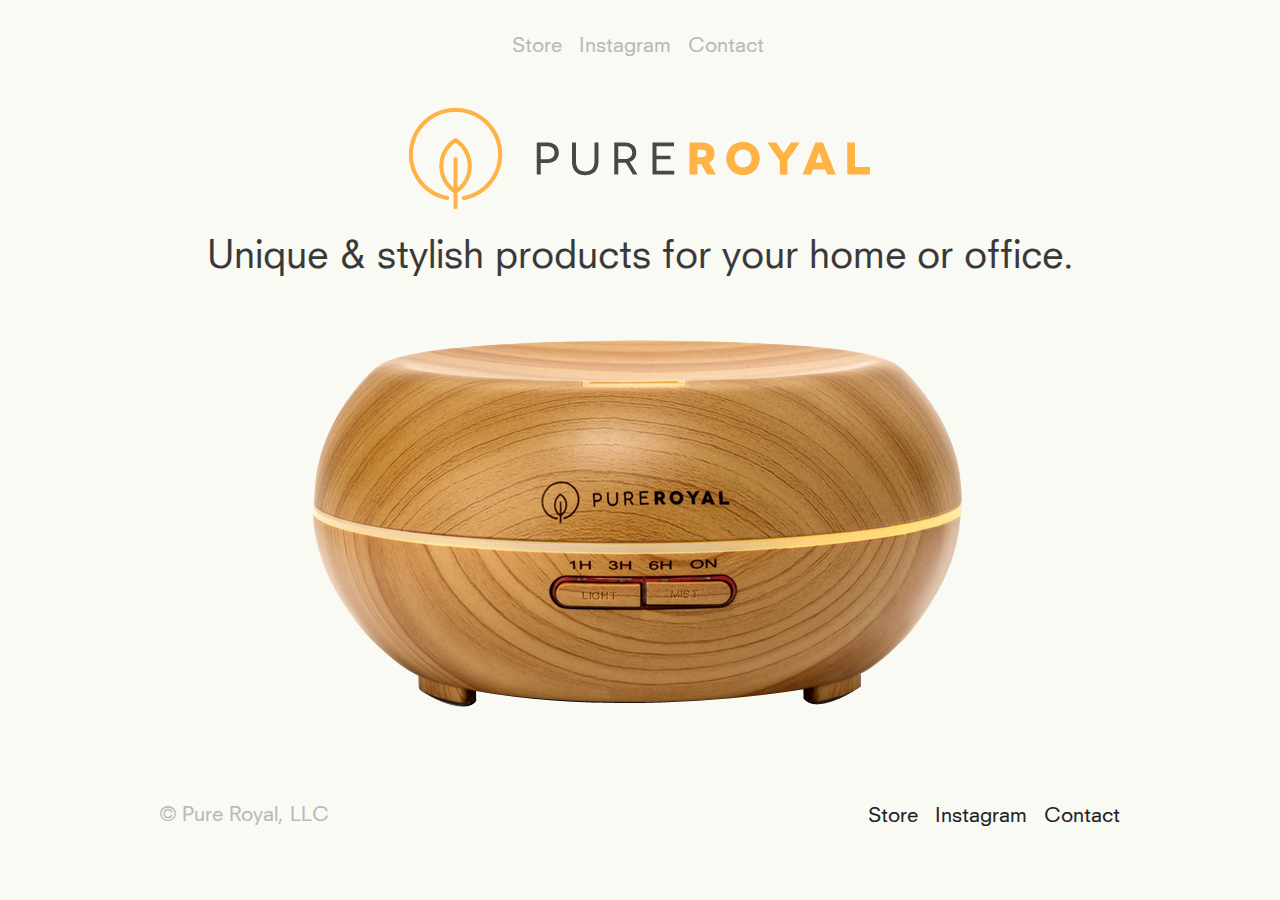
<file: pureroyalbrands/index.html>
<!DOCTYPE html>
<html lang="en">
<head>
  <meta charset="utf-8">
  <title>Pure Royal Brands</title>
  <meta name="description" content="Pure Royal Brands">
  <meta name="author" content="Pure Royal, LLC">

  <meta name="viewport" content="width=device-width, initial-scale=1">

  <link rel="stylesheet" href="css/normalize.css">
  <link rel="stylesheet" href="css/skeleton.css">
  <link rel="stylesheet" href="css/custom.css">

  <link rel="icon" type="image/png" href="images/favicon.png">
</head>
<body>
  <header>
    <div class="container">
      <div class="row">
        <div class="eleven column">
            <ul>
              <li><a href="https://www.amazon.com/dp/product/B01HE0QR3C" target="_blank">Store</a></li>
              <li><a href="https://www.instagram.com/pureroyalbrands" target="_blank">Instagram</a></li>
              <li><a href="mailto:pureroyalbrands@gmail.com" target="_blank">Contact</a></li>
            </ul>
        </div>
      </div>
    </div>
  </header>

  <section class="hero">
    <div class="container">
      <div class="row">
        <div class="eleven column">
          <img class="u-max-full-width" src="images/logo-gold.png"/>
          <p>Unique & stylish products for your home or office.</p>
          <img class="u-max-full-width" src="images/01.png"/>
        </div>
      </div>
    </div>
  </section>

  <footer>
    <div class="container">
      <div class="row">
        <div class="eleven column">
          <ul class="social">
            <li><a href="https://www.amazon.com/dp/product/B01HE0QR3C" target="_blank">Store</a></li>
            <li><a href="https://www.instagram.com/pureroyalbrands" target="_blank">Instagram</a></li>
            <li><a href="mailto:pureroyalbrands@gmail.com" target="_blank">Contact</a></li>
            <li class="copyright">© Pure Royal, LLC</li>
          </ul>
        </div>
      </div>
    </div>
  </footer>
</body>
</html>
</file>
<file: css/skeleton.css>
/*
* Skeleton V2.0.4
* Copyright 2014, Dave Gamache
* www.getskeleton.com
* Free to use under the MIT license.
* http://www.opensource.org/licenses/mit-license.php
* 12/29/2014
*/


/* Table of contents
––––––––––––––––––––––––––––––––––––––––––––––––––
- Grid
- Base Styles
- Typography
- Links
- Buttons
- Forms
- Lists
- Code
- Tables
- Spacing
- Utilities
- Clearing
- Media Queries
*/


/* Grid
–––––––––––––––––––––––––––––––––––––––––––––––––– */
.container {
  position: relative;
  width: 100%;
  max-width: 960px;
  margin: 0 auto;
  padding: 0 20px;
  box-sizing: border-box; }
.column,
.columns {
  width: 100%;
  float: left;
  box-sizing: border-box; }

/* For devices larger than 400px */
@media (min-width: 400px) {
  .container {
    width: 85%;
    padding: 0; }
}

/* For devices larger than 550px */
@media (min-width: 550px) {
  .container {
    width: 80%; }
  .column,
  .columns {
    margin-left: 4%; }
  .column:first-child,
  .columns:first-child {
    margin-left: 0; }

  .one.column,
  .one.columns                    { width: 4.66666666667%; }
  .two.columns                    { width: 13.3333333333%; }
  .three.columns                  { width: 22%;            }
  .four.columns                   { width: 30.6666666667%; }
  .five.columns                   { width: 39.3333333333%; }
  .six.columns                    { width: 48%;            }
  .seven.columns                  { width: 56.6666666667%; }
  .eight.columns                  { width: 65.3333333333%; }
  .nine.columns                   { width: 74.0%;          }
  .ten.columns                    { width: 82.6666666667%; }
  .eleven.columns                 { width: 91.3333333333%; }
  .twelve.columns                 { width: 100%; margin-left: 0; }

  .one-third.column               { width: 30.6666666667%; }
  .two-thirds.column              { width: 65.3333333333%; }

  .one-half.column                { width: 47%; }

  /* Offsets */
  .offset-by-one.column,
  .offset-by-one.columns          { margin-left: 8.66666666667%; }
  .offset-by-two.column,
  .offset-by-two.columns          { margin-left: 17.3333333333%; }
  .offset-by-three.column,
  .offset-by-three.columns        { margin-left: 26%;            }
  .offset-by-four.column,
  .offset-by-four.columns         { margin-left: 34.6666666667%; }
  .offset-by-five.column,
  .offset-by-five.columns         { margin-left: 43.3333333333%; }
  .offset-by-six.column,
  .offset-by-six.columns          { margin-left: 52%;            }
  .offset-by-seven.column,
  .offset-by-seven.columns        { margin-left: 60.6666666667%; }
  .offset-by-eight.column,
  .offset-by-eight.columns        { margin-left: 69.3333333333%; }
  .offset-by-nine.column,
  .offset-by-nine.columns         { margin-left: 78.0%;          }
  .offset-by-ten.column,
  .offset-by-ten.columns          { margin-left: 86.6666666667%; }
  .offset-by-eleven.column,
  .offset-by-eleven.columns       { margin-left: 95.3333333333%; }

  .offset-by-one-third.column,
  .offset-by-one-third.columns    { margin-left: 34.6666666667%; }
  .offset-by-two-thirds.column,
  .offset-by-two-thirds.columns   { margin-left: 69.3333333333%; }

  .offset-by-one-half.column,
  .offset-by-one-half.columns     { margin-left: 52%; }

}


/* Base Styles
–––––––––––––––––––––––––––––––––––––––––––––––––– */
/* NOTE
html is set to 62.5% so that all the REM measurements throughout Skeleton
are based on 10px sizing. So basically 1.5rem = 15px :) */
html {
  font-size: 62.5%; }
body {
  font-size: 1.5em; /* currently ems cause chrome bug misinterpreting rems on body element */
  line-height: 1.6;
  font-weight: 400;
  font-family: "Raleway", "HelveticaNeue", "Helvetica Neue", Helvetica, Arial, sans-serif;
  color: #222; }


/* Typography
–––––––––––––––––––––––––––––––––––––––––––––––––– */
h1, h2, h3, h4, h5, h6 {
  margin-top: 0;
  margin-bottom: 2rem;
  font-weight: 300; }
h1 { font-size: 4.0rem; line-height: 1.2;  letter-spacing: -.1rem;}
h2 { font-size: 3.6rem; line-height: 1.25; letter-spacing: -.1rem; }
h3 { font-size: 3.0rem; line-height: 1.3;  letter-spacing: -.1rem; }
h4 { font-size: 2.4rem; line-height: 1.35; letter-spacing: -.08rem; }
h5 { font-size: 1.8rem; line-height: 1.5;  letter-spacing: -.05rem; }
h6 { font-size: 1.5rem; line-height: 1.6;  letter-spacing: 0; }

/* Larger than phablet */
@media (min-width: 550px) {
  h1 { font-size: 5.0rem; }
  h2 { font-size: 4.2rem; }
  h3 { font-size: 3.6rem; }
  h4 { font-size: 3.0rem; }
  h5 { font-size: 2.4rem; }
  h6 { font-size: 1.5rem; }
}

p {
  margin-top: 0; }


/* Links
–––––––––––––––––––––––––––––––––––––––––––––––––– */
a {
  color: #1EAEDB; }
a:hover {
  color: #0FA0CE; }


/* Buttons
–––––––––––––––––––––––––––––––––––––––––––––––––– */
.button,
button,
input[type="submit"],
input[type="reset"],
input[type="button"] {
  display: inline-block;
  height: 38px;
  padding: 0 30px;
  color: #555;
  text-align: center;
  font-size: 11px;
  font-weight: 600;
  line-height: 38px;
  letter-spacing: .1rem;
  text-transform: uppercase;
  text-decoration: none;
  white-space: nowrap;
  background-color: transparent;
  border-radius: 4px;
  border: 1px solid #bbb;
  cursor: pointer;
  box-sizing: border-box; }
.button:hover,
button:hover,
input[type="submit"]:hover,
input[type="reset"]:hover,
input[type="button"]:hover,
.button:focus,
button:focus,
input[type="submit"]:focus,
input[type="reset"]:focus,
input[type="button"]:focus {
  color: #333;
  border-color: #888;
  outline: 0; }
.button.button-primary,
button.button-primary,
input[type="submit"].button-primary,
input[type="reset"].button-primary,
input[type="button"].button-primary {
  color: #FFF;
  background-color: #33C3F0;
  border-color: #33C3F0; }
.button.button-primary:hover,
button.button-primary:hover,
input[type="submit"].button-primary:hover,
input[type="reset"].button-primary:hover,
input[type="button"].button-primary:hover,
.button.button-primary:focus,
button.button-primary:focus,
input[type="submit"].button-primary:focus,
input[type="reset"].button-primary:focus,
input[type="button"].button-primary:focus {
  color: #FFF;
  background-color: #1EAEDB;
  border-color: #1EAEDB; }


/* Forms
–––––––––––––––––––––––––––––––––––––––––––––––––– */
input[type="email"],
input[type="number"],
input[type="search"],
input[type="text"],
input[type="tel"],
input[type="url"],
input[type="password"],
textarea,
select {
  height: 38px;
  padding: 6px 10px; /* The 6px vertically centers text on FF, ignored by Webkit */
  background-color: #fff;
  border: 1px solid #D1D1D1;
  border-radius: 4px;
  box-shadow: none;
  box-sizing: border-box; }
/* Removes awkward default styles on some inputs for iOS */
input[type="email"],
input[type="number"],
input[type="search"],
input[type="text"],
input[type="tel"],
input[type="url"],
input[type="password"],
textarea {
  -webkit-appearance: none;
     -moz-appearance: none;
          appearance: none; }
textarea {
  min-height: 65px;
  padding-top: 6px;
  padding-bottom: 6px; }
input[type="email"]:focus,
input[type="number"]:focus,
input[type="search"]:focus,
input[type="text"]:focus,
input[type="tel"]:focus,
input[type="url"]:focus,
input[type="password"]:focus,
textarea:focus,
select:focus {
  border: 1px solid #33C3F0;
  outline: 0; }
label,
legend {
  display: block;
  margin-bottom: .5rem;
  font-weight: 600; }
fieldset {
  padding: 0;
  border-width: 0; }
input[type="checkbox"],
input[type="radio"] {
  display: inline; }
label > .label-body {
  display: inline-block;
  margin-left: .5rem;
  font-weight: normal; }


/* Lists
–––––––––––––––––––––––––––––––––––––––––––––––––– */
ul {
  list-style: circle inside; }
ol {
  list-style: decimal inside; }
ol, ul {
  padding-left: 0;
  margin-top: 0; }
ul ul,
ul ol,
ol ol,
ol ul {
  margin: 1.5rem 0 1.5rem 3rem;
  font-size: 90%; }
li {
  margin-bottom: 1rem; }


/* Code
–––––––––––––––––––––––––––––––––––––––––––––––––– */
code {
  padding: .2rem .5rem;
  margin: 0 .2rem;
  font-size: 90%;
  white-space: nowrap;
  background: #F1F1F1;
  border: 1px solid #E1E1E1;
  border-radius: 4px; }
pre > code {
  display: block;
  padding: 1rem 1.5rem;
  white-space: pre; }


/* Tables
–––––––––––––––––––––––––––––––––––––––––––––––––– */
th,
td {
  padding: 12px 15px;
  text-align: left;
  border-bottom: 1px solid #E1E1E1; }
th:first-child,
td:first-child {
  padding-left: 0; }
th:last-child,
td:last-child {
  padding-right: 0; }


/* Spacing
–––––––––––––––––––––––––––––––––––––––––––––––––– */
button,
.button {
  margin-bottom: 1rem; }
input,
textarea,
select,
fieldset {
  margin-bottom: 1.5rem; }
pre,
blockquote,
dl,
figure,
table,
p,
ul,
ol,
form {
  margin-bottom: 2.5rem; }


/* Utilities
–––––––––––––––––––––––––––––––––––––––––––––––––– */
.u-full-width {
  width: 100%;
  box-sizing: border-box; }
.u-max-full-width {
  max-width: 100%;
  box-sizing: border-box; }
.u-pull-right {
  float: right; }
.u-pull-left {
  float: left; }


/* Misc
–––––––––––––––––––––––––––––––––––––––––––––––––– */
hr {
  margin-top: 3rem;
  margin-bottom: 3.5rem;
  border-width: 0;
  border-top: 1px solid #E1E1E1; }


/* Clearing
–––––––––––––––––––––––––––––––––––––––––––––––––– */

/* Self Clearing Goodness */
.container:after,
.row:after,
.u-cf {
  content: "";
  display: table;
  clear: both; }


/* Media Queries
–––––––––––––––––––––––––––––––––––––––––––––––––– */
/*
Note: The best way to structure the use of media queries is to create the queries
near the relevant code. For example, if you wanted to change the styles for buttons
on small devices, paste the mobile query code up in the buttons section and style it
there.
*/


/* Larger than mobile */
@media (min-width: 400px) {}

/* Larger than phablet (also point when grid becomes active) */
@media (min-width: 550px) {}

/* Larger than tablet */
@media (min-width: 750px) {}

/* Larger than desktop */
@media (min-width: 1000px) {}

/* Larger than Desktop HD */
@media (min-width: 1200px) {}
</file>
<file: css/custom.css>
@font-face {
    font-family:'NeuzeitSLTStd-Book';
    src: url('NeuzeitSLTStd-Book.eot');
    src: url('NeuzeitSLTStd-Book.eot?#iefix') format('embedded-opentype'),
        url('NeuzeitSLTStd-Book.woff') format('woff'),
        url('NeuzeitSLTStd-Book.ttf') format('truetype'),
        url('NeuzeitSLTStd-Book.otf') format('opentype'),
        url('NeuzeitSLTStd-Book.svg#NeuzeitSLTStd-Book') format('svg');
    font-weight: 400;
    font-style: normal;
    font-stretch: normal;
    unicode-range: U+0020-25CA;
}

html {
  font-size: 100%;

  -webkit-font-smoothing: antialiased;
  -webkit-text-stroke: .18px;
}

body {
  font-family: "NeuzeitSLTStd-Book", sans-serif, Helvetica, Arial;
  color: #333;
}


.hero p, {
  font-size: 1.3 em;
  align-items: center;
}

.hero h2 {
  font-size: 1.4em;
  font-weight: normal;
  line-height: 1.4;
}

.hero h2 {
  color: #333;
}

.hero h1 {
  margin: 0;
  margin: 0.2em 0;

  font-size: 3em;
  font-weight: bold;
  color: #000;
  text-shadow: 3px 0 0 #000;
}

.hero .image {
  display: flex;
  align-items: center;
  justify-content: center;
}

.blockquote {
  position: relative;
  font-size: 3rem;
  max-width: 100%;
  margin: 20px auto;
  align-self: center;
  color: #333;
}

.blockquote span {
  color: #b8b8b8;
}

.blockquote ul {
  margin-left: 40px;
}

.blockquote ul li {
  list-style: circle;
  margin: 0;
}

.metric {
  margin: 25px 0;
}

.metric .statistic {
  font-size: 500%;
  font-weight: bold;
  margin: -45px 0 -35px 0;
}

.metric .description {
  color: #333;
  font-size: 75%;
}

.metric .description .em {
  border-bottom: 2px solid #333;
}

ul {
  list-style: none;
  padding: 0;
  margin: 0;
}

header {
  text-align: right;
}

header {
  margin: 1em 0;
}

footer {
  margin: 1em 0 1em 0;
}

header ul li,
footer ul li {
  display: inline-block;
  padding: 0 0.25em;
  color: #b8b8b8;
  font-size: 20px;
}

header ul li:first-child {
  padding-left: 0;
}

header a {
  color: #b8b8b8;
  text-decoration: none;
}

footer a {
  color: #1d1d1d;
  text-decoration: none;
}

header a:hover,
footer a:hover {
  color: #1d1d1d;
  text-decoration: none;
}

footer ul.social {
  text-align: right;
}

footer ul.social li.copyright {
  float: left;
  padding-left: 0;
  margin-top: 3.5px;
}

footer ul.social li:first-child {
  padding-left: 0;
}

footer ul.social li:nth-last-child(2) {
  padding-right: 0;
}

.projects {
  color: #1d1d1d;
}

h2 {
  color: #b8b8b8;
  font-size: 30px;
  letter-spacing: 0.25px;
  margin-bottom: 0;
  margin: 0.5em 0;
}

.projects li {
  margin-bottom: 1.8em;
}

.projects ul li .entity,
.projects ul li .description {
  font-size: 20px;
  line-height: 30px;
  display: block;
}

.projects ul li .description {
  color: #b8b8b8;
}

.value-heading {
  font-size: 22.5px;
  line-height: 30px;
  font-weight: 500;
  color: #1d1d1d;
  color: #b8b8b8;

  margin-bottom: 0;
  margin-bottom: 0.5em;
}

.value-description {
  font-size: 20px;
  line-height: 30px;
  color: #b8b8b8;
  color: #1d1d1d;
}

.expertise a,
.expertise a:hover,
.hero a,
.hero a:hover {
  color: #1d1d1d;
  text-decoration: underline;
  font: normal;
}

.billboard {
    background-color: #f5f5f5;
    font-family: 'Raleway', sans-serif;
    margin: 25px auto;
    padding: 5vw 40px;
    position: relative;
    width: 100%;
}

.billboard:after {
  content: "";
  display: table;
  clear: both;
}

.billboard .sentence {
  color: #1d1d1d;
  font-size: 3.0vw;
  font-weight: 800;
  text-align: left;
}

.billboard h2 em {
  font-style: normal;
  border-bottom: 2px solid #1d1d1d;
}

/*FadeIn*/
.fadeIn {
	display: inline;
	text-indent: 8px;
}
.fadeIn span {
	animation: fadeEffect 12.5s linear infinite 0s;
	-ms-animation: fadeEffect 12.5s linear infinite 0s;
	-webkit-animation: fadeEffect 12.5s linear infinite 0s;
	opacity: 0;
	overflow: hidden;
	position: absolute;
}
.fadeIn span:nth-child(2) {
	animation-delay: 2.5s;
	-ms-animation-delay: 2.5s;
	-webkit-animation-delay: 2.5s;
}
.fadeIn span:nth-child(3) {
	animation-delay: 5s;
	-ms-animation-delay: 5s;
	-webkit-animation-delay: 5s;
}
.fadeIn span:nth-child(4) {
	animation-delay: 7.5s;
	-ms-animation-delay: 7.5s;
	-webkit-animation-delay: 7.5s;
}
.fadeIn span:nth-child(5) {
	animation-delay: 10s;
	-ms-animation-delay: 10s;
	-webkit-animation-delay: 10s;
}

/*FadeIn Animation*/
@-moz-keyframes fadeEffect {
	0% { opacity: 0; }
	5% { opacity: 0; -moz-transform: translateY(0px); }
	10% { opacity: 1; -moz-transform: translateY(0px); }
	25% { opacity: 1; -moz-transform: translateY(0px); }
	30% { opacity: 0; -moz-transform: translateY(0px); }
	80% { opacity: 0; }
	100% { opacity: 0; }
}
@-webkit-keyframes fadeEffect {
	0% { opacity: 0; }
	5% { opacity: 0; -webkit-transform: translateY(0px); }
	10% { opacity: 1; -webkit-transform: translateY(0px); }
	25% { opacity: 1; -webkit-transform: translateY(0px); }
	30% { opacity: 0; -webkit-transform: translateY(0px); }
	80% { opacity: 0; }
	100% { opacity: 0; }
}
@-ms-keyframes fadeEffect {
	0% { opacity: 0; }
	5% { opacity: 0; -ms-transform: translateY(0px); }
	10% { opacity: 1; -ms-transform: translateY(0px); }
	25% { opacity: 1; -ms-transform: translateY(0px); }
	30% { opacity: 0; -ms-transform: translateY(0px); }
	80% { opacity: 0; }
	100% { opacity: 0; }
}


.certifications {
  text-align: center;
}

.campaign-description {
  margin: 0;
  padding: 0;
  font-size: 20px;
  margin: 15px 0;
}

.campaign-description strong {
  margin: 0;
  padding: 0;
  font-weight: 600;
}

.campaign-description p {
  margin: 0;
  padding: 0;
  margin-bottom: 10px;
}

/* tablet */
@media only screen and (max-width : 768px) {
  .hero h1 {
    font-size: 3em;
  }

  .hero p {
    font-size: 1.4em;
  }
}

@media only screen and (max-width : 500px) {
  header,
  footer ul.social {
    text-align: left;
  }
}

/* mobile */
@media only screen and (max-width : 465px) {
  .hero h1 {
    font-size: 2em;
    text-shadow: 1px 0 0 #000;
  }

  .hero p {
    font-size: 1em;
  }

  .expertise p {
    font-size: 0.8em;
  }
}
</file>
<file: css/basecamp.css>
h2 {
  font-size: 25.5px;
  color: #20B2AA
}

p {
  margin: 0;
  margin: 10px 0;
}
</file>
<file: pureroyalbrands/css/skeleton.css>
/*
* Skeleton V2.0.4
* Copyright 2014, Dave Gamache
* www.getskeleton.com
* Free to use under the MIT license.
* http://www.opensource.org/licenses/mit-license.php
* 12/29/2014
*/


/* Table of contents
––––––––––––––––––––––––––––––––––––––––––––––––––
- Grid
- Base Styles
- Typography
- Links
- Buttons
- Forms
- Lists
- Code
- Tables
- Spacing
- Utilities
- Clearing
- Media Queries
*/


/* Grid
–––––––––––––––––––––––––––––––––––––––––––––––––– */
.container {
  position: relative;
  width: 100%;
  max-width: 960px;
  margin: 0 auto;
  padding: 0 20px;
  box-sizing: border-box; }
.column,
.columns {
  width: 100%;
  float: left;
  box-sizing: border-box; }

/* For devices larger than 400px */
@media (min-width: 400px) {
  .container {
    width: 85%;
    padding: 0; }
}

/* For devices larger than 550px */
@media (min-width: 550px) {
  .container {
    width: 80%; }
  .column,
  .columns {
    margin-left: 4%; }
  .column:first-child,
  .columns:first-child {
    margin-left: 0; }

  .one.column,
  .one.columns                    { width: 4.66666666667%; }
  .two.columns                    { width: 13.3333333333%; }
  .three.columns                  { width: 22%;            }
  .four.columns                   { width: 30.6666666667%; }
  .five.columns                   { width: 39.3333333333%; }
  .six.columns                    { width: 48%;            }
  .seven.columns                  { width: 56.6666666667%; }
  .eight.columns                  { width: 65.3333333333%; }
  .nine.columns                   { width: 74.0%;          }
  .ten.columns                    { width: 82.6666666667%; }
  .eleven.columns                 { width: 91.3333333333%; }
  .twelve.columns                 { width: 100%; margin-left: 0; }

  .one-third.column               { width: 30.6666666667%; }
  .two-thirds.column              { width: 65.3333333333%; }

  .one-half.column                { width: 48%; }

  /* Offsets */
  .offset-by-one.column,
  .offset-by-one.columns          { margin-left: 8.66666666667%; }
  .offset-by-two.column,
  .offset-by-two.columns          { margin-left: 17.3333333333%; }
  .offset-by-three.column,
  .offset-by-three.columns        { margin-left: 26%;            }
  .offset-by-four.column,
  .offset-by-four.columns         { margin-left: 34.6666666667%; }
  .offset-by-five.column,
  .offset-by-five.columns         { margin-left: 43.3333333333%; }
  .offset-by-six.column,
  .offset-by-six.columns          { margin-left: 52%;            }
  .offset-by-seven.column,
  .offset-by-seven.columns        { margin-left: 60.6666666667%; }
  .offset-by-eight.column,
  .offset-by-eight.columns        { margin-left: 69.3333333333%; }
  .offset-by-nine.column,
  .offset-by-nine.columns         { margin-left: 78.0%;          }
  .offset-by-ten.column,
  .offset-by-ten.columns          { margin-left: 86.6666666667%; }
  .offset-by-eleven.column,
  .offset-by-eleven.columns       { margin-left: 95.3333333333%; }

  .offset-by-one-third.column,
  .offset-by-one-third.columns    { margin-left: 34.6666666667%; }
  .offset-by-two-thirds.column,
  .offset-by-two-thirds.columns   { margin-left: 69.3333333333%; }

  .offset-by-one-half.column,
  .offset-by-one-half.columns     { margin-left: 52%; }

}


/* Base Styles
–––––––––––––––––––––––––––––––––––––––––––––––––– */
/* NOTE
html is set to 62.5% so that all the REM measurements throughout Skeleton
are based on 10px sizing. So basically 1.5rem = 15px :) */
html {
  font-size: 62.5%; }
body {
  font-size: 1.5em; /* currently ems cause chrome bug misinterpreting rems on body element */
  line-height: 1.6;
  font-weight: 400;
  font-family: "Raleway", "HelveticaNeue", "Helvetica Neue", Helvetica, Arial, sans-serif;
  color: #222; }


/* Typography
–––––––––––––––––––––––––––––––––––––––––––––––––– */
h1, h2, h3, h4, h5, h6 {
  margin-top: 0;
  margin-bottom: 2rem;
  font-weight: 300; }
h1 { font-size: 4.0rem; line-height: 1.2;  letter-spacing: -.1rem;}
h2 { font-size: 3.6rem; line-height: 1.25; letter-spacing: -.1rem; }
h3 { font-size: 3.0rem; line-height: 1.3;  letter-spacing: -.1rem; }
h4 { font-size: 2.4rem; line-height: 1.35; letter-spacing: -.08rem; }
h5 { font-size: 1.8rem; line-height: 1.5;  letter-spacing: -.05rem; }
h6 { font-size: 1.5rem; line-height: 1.6;  letter-spacing: 0; }

/* Larger than phablet */
@media (min-width: 550px) {
  h1 { font-size: 5.0rem; }
  h2 { font-size: 4.2rem; }
  h3 { font-size: 3.6rem; }
  h4 { font-size: 3.0rem; }
  h5 { font-size: 2.4rem; }
  h6 { font-size: 1.5rem; }
}

p {
  margin-top: 0; }


/* Links
–––––––––––––––––––––––––––––––––––––––––––––––––– */
a {
  color: #1EAEDB; }
a:hover {
  color: #0FA0CE; }


/* Buttons
–––––––––––––––––––––––––––––––––––––––––––––––––– */
.button,
button,
input[type="submit"],
input[type="reset"],
input[type="button"] {
  display: inline-block;
  height: 38px;
  padding: 0 30px;
  color: #555;
  text-align: center;
  font-size: 11px;
  font-weight: 600;
  line-height: 38px;
  letter-spacing: .1rem;
  text-transform: uppercase;
  text-decoration: none;
  white-space: nowrap;
  background-color: transparent;
  border-radius: 4px;
  border: 1px solid #bbb;
  cursor: pointer;
  box-sizing: border-box; }
.button:hover,
button:hover,
input[type="submit"]:hover,
input[type="reset"]:hover,
input[type="button"]:hover,
.button:focus,
button:focus,
input[type="submit"]:focus,
input[type="reset"]:focus,
input[type="button"]:focus {
  color: #333;
  border-color: #888;
  outline: 0; }
.button.button-primary,
button.button-primary,
input[type="submit"].button-primary,
input[type="reset"].button-primary,
input[type="button"].button-primary {
  color: #FFF;
  background-color: #33C3F0;
  border-color: #33C3F0; }
.button.button-primary:hover,
button.button-primary:hover,
input[type="submit"].button-primary:hover,
input[type="reset"].button-primary:hover,
input[type="button"].button-primary:hover,
.button.button-primary:focus,
button.button-primary:focus,
input[type="submit"].button-primary:focus,
input[type="reset"].button-primary:focus,
input[type="button"].button-primary:focus {
  color: #FFF;
  background-color: #1EAEDB;
  border-color: #1EAEDB; }


/* Forms
–––––––––––––––––––––––––––––––––––––––––––––––––– */
input[type="email"],
input[type="number"],
input[type="search"],
input[type="text"],
input[type="tel"],
input[type="url"],
input[type="password"],
textarea,
select {
  height: 38px;
  padding: 6px 10px; /* The 6px vertically centers text on FF, ignored by Webkit */
  background-color: #fff;
  border: 1px solid #D1D1D1;
  border-radius: 4px;
  box-shadow: none;
  box-sizing: border-box; }
/* Removes awkward default styles on some inputs for iOS */
input[type="email"],
input[type="number"],
input[type="search"],
input[type="text"],
input[type="tel"],
input[type="url"],
input[type="password"],
textarea {
  -webkit-appearance: none;
     -moz-appearance: none;
          appearance: none; }
textarea {
  min-height: 65px;
  padding-top: 6px;
  padding-bottom: 6px; }
input[type="email"]:focus,
input[type="number"]:focus,
input[type="search"]:focus,
input[type="text"]:focus,
input[type="tel"]:focus,
input[type="url"]:focus,
input[type="password"]:focus,
textarea:focus,
select:focus {
  border: 1px solid #33C3F0;
  outline: 0; }
label,
legend {
  display: block;
  margin-bottom: .5rem;
  font-weight: 600; }
fieldset {
  padding: 0;
  border-width: 0; }
input[type="checkbox"],
input[type="radio"] {
  display: inline; }
label > .label-body {
  display: inline-block;
  margin-left: .5rem;
  font-weight: normal; }


/* Lists
–––––––––––––––––––––––––––––––––––––––––––––––––– */
ul {
  list-style: circle inside; }
ol {
  list-style: decimal inside; }
ol, ul {
  padding-left: 0;
  margin-top: 0; }
ul ul,
ul ol,
ol ol,
ol ul {
  margin: 1.5rem 0 1.5rem 3rem;
  font-size: 90%; }
li {
  margin-bottom: 1rem; }


/* Code
–––––––––––––––––––––––––––––––––––––––––––––––––– */
code {
  padding: .2rem .5rem;
  margin: 0 .2rem;
  font-size: 90%;
  white-space: nowrap;
  background: #F1F1F1;
  border: 1px solid #E1E1E1;
  border-radius: 4px; }
pre > code {
  display: block;
  padding: 1rem 1.5rem;
  white-space: pre; }


/* Tables
–––––––––––––––––––––––––––––––––––––––––––––––––– */
th,
td {
  padding: 12px 15px;
  text-align: left;
  border-bottom: 1px solid #E1E1E1; }
th:first-child,
td:first-child {
  padding-left: 0; }
th:last-child,
td:last-child {
  padding-right: 0; }


/* Spacing
–––––––––––––––––––––––––––––––––––––––––––––––––– */
button,
.button {
  margin-bottom: 1rem; }
input,
textarea,
select,
fieldset {
  margin-bottom: 1.5rem; }
pre,
blockquote,
dl,
figure,
table,
p,
ul,
ol,
form {
  margin-bottom: 2.5rem; }


/* Utilities
–––––––––––––––––––––––––––––––––––––––––––––––––– */
.u-full-width {
  width: 100%;
  box-sizing: border-box; }
.u-max-full-width {
  max-width: 100%;
  box-sizing: border-box; }
.u-pull-right {
  float: right; }
.u-pull-left {
  float: left; }


/* Misc
–––––––––––––––––––––––––––––––––––––––––––––––––– */
hr {
  margin-top: 3rem;
  margin-bottom: 3.5rem;
  border-width: 0;
  border-top: 1px solid #E1E1E1; }


/* Clearing
–––––––––––––––––––––––––––––––––––––––––––––––––– */

/* Self Clearing Goodness */
.container:after,
.row:after,
.u-cf {
  content: "";
  display: table;
  clear: both; }


/* Media Queries
–––––––––––––––––––––––––––––––––––––––––––––––––– */
/*
Note: The best way to structure the use of media queries is to create the queries
near the relevant code. For example, if you wanted to change the styles for buttons
on small devices, paste the mobile query code up in the buttons section and style it
there.
*/


/* Larger than mobile */
@media (min-width: 400px) {}

/* Larger than phablet (also point when grid becomes active) */
@media (min-width: 550px) {}

/* Larger than tablet */
@media (min-width: 750px) {}

/* Larger than desktop */
@media (min-width: 1000px) {}

/* Larger than Desktop HD */
@media (min-width: 1200px) {}
</file>
<file: pureroyalbrands/css/custom.css>
@font-face {
    font-family:'NeuzeitSLTStd-Book';
    src: url('NeuzeitSLTStd-Book.eot');
    src: url('NeuzeitSLTStd-Book.eot?#iefix') format('embedded-opentype'),
        url('NeuzeitSLTStd-Book.woff') format('woff'),
        url('NeuzeitSLTStd-Book.ttf') format('truetype'),
        url('NeuzeitSLTStd-Book.otf') format('opentype'),
        url('NeuzeitSLTStd-Book.svg#NeuzeitSLTStd-Book') format('svg');
    font-weight: 400;
    font-style: normal;
    font-stretch: normal;
    unicode-range: U+0020-25CA;
}

html {
  font-size: 100%;

  -webkit-font-smoothing: antialiased;
  -webkit-text-stroke: .18px;
}

body {
  font-family: "NeuzeitSLTStd-Book", sans-serif, Helvetica, Arial;
  color: #333;
  background-color: #fafaf5;
}

.hero {
  text-align: center;
}

.hero p {
  font-size: 1.6em;
  font-weight: normal;
  line-height: 1.4;

  color: #383838;
}

.hero h1 {
  margin: 0;
  margin: 0.2em 0;

  font-size: 3em;
  font-weight: bold;
  color: #444;
  text-shadow: 3px 0 0 #000;
  text-align: center;
}

ul {
  list-style: none;
  padding: 0;
  margin: 0;
}

header {
  text-align: center;
}

header {
  margin: 1em 0;
}

footer {
  margin: 1em 0 1em 0;
}

header ul li,
footer ul li {
  display: inline-block;
  padding: 0 0.25em;
  color: #b8b8b8;
  font-size: 20px;
}

header ul li:first-child {
  padding-left: 0;
}

header a {
  color: #b8b8b8;
  text-decoration: none;
}

footer a {
  color: #1d1d1d;
  text-decoration: none;
}

header a:hover,
footer a:hover {
  color: #1d1d1d;
  text-decoration: none;
}

footer ul.social {
  text-align: right;
}

footer ul.social li.copyright {
  float: left;
  padding-left: 0;
  margin-top: 3.5px;
}

footer ul.social li:first-child {
  padding-left: 0;
}

footer ul.social li:nth-last-child(2) {
  padding-right: 0;
}

.projects {
  color: #1d1d1d;
}

h2 {
  color: #b8b8b8;
  font-size: 20px;
  letter-spacing: 0.25px;
  margin-bottom: 0;
  margin-bottom: 1.2em;
}

.projects li {
  margin-bottom: 1.8em;
}

.projects ul li .entity,
.projects ul li .description {
  font-size: 20px;
  line-height: 30px;
  display: block;
}

.projects ul li .description {
  color: #b8b8b8;
}

.value-heading {
  font-size: 22.5px;
  line-height: 30px;
  font-weight: 500;
  color: #1d1d1d;
  color: #b8b8b8;

  margin-bottom: 0;
  margin-bottom: 0.5em;
}

.value-description {
  font-size: 20px;
  line-height: 30px;
  color: #b8b8b8;
  color: #1d1d1d;
}

.expertise a,
.expertise a:hover {
  color: #1d1d1d;
  text-decoration: underline;
  font: normal;
}

/* tablet */
@media only screen and (max-width : 768px) {
  .hero h1 {
    font-size: 3em;
  }

  .hero p {
    font-size: 1.4em;
  }
}

@media only screen and (max-width : 500px) {
  /*header,*/
  footer ul.social {
    text-align: center;
  }

  footer ul.social li.copyright {
    float: none;
    text-align: center;
  }
}

/* mobile */
@media only screen and (max-width : 465px) {
  .hero h1 {
    font-size: 2em;
    text-shadow: 1px 0 0 #000;
  }

  .hero p {
    font-size: 1em;
  }

  .expertise p {
    font-size: 0.8em;
  }
}
</file>
